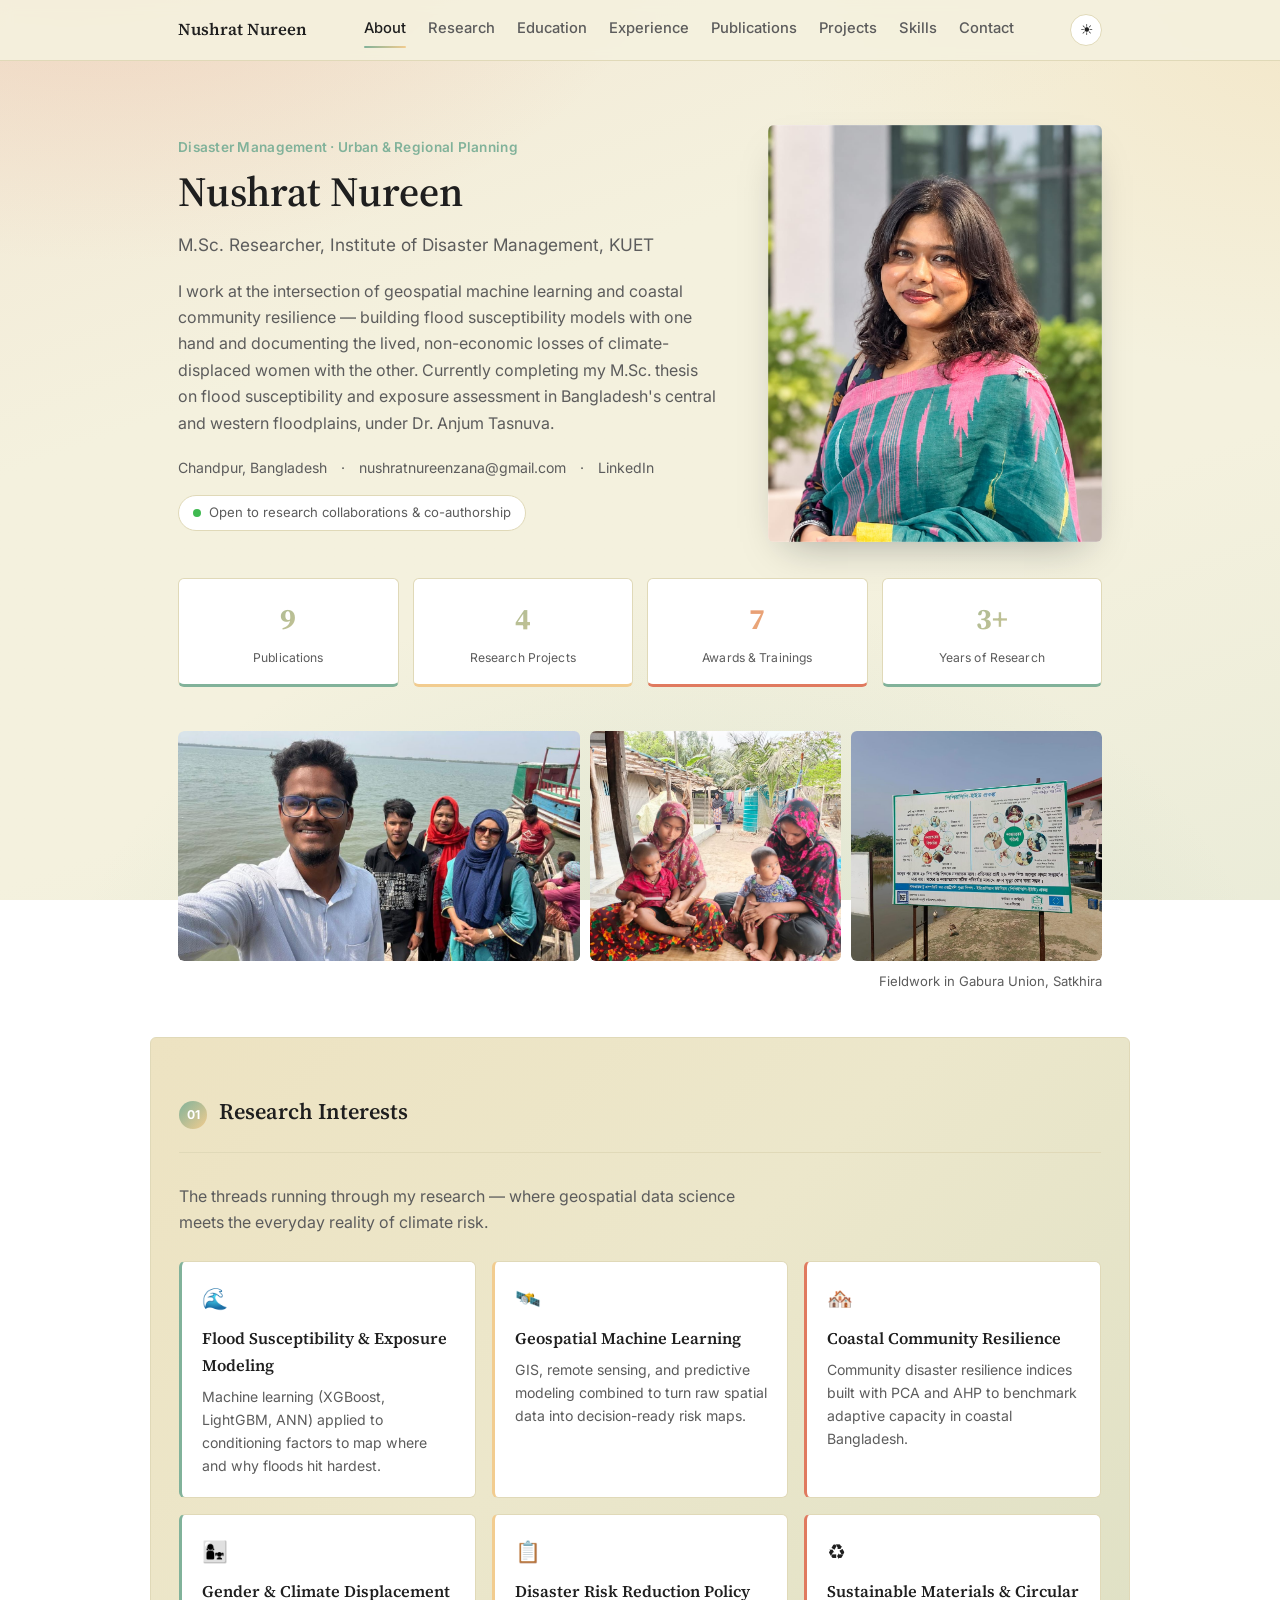
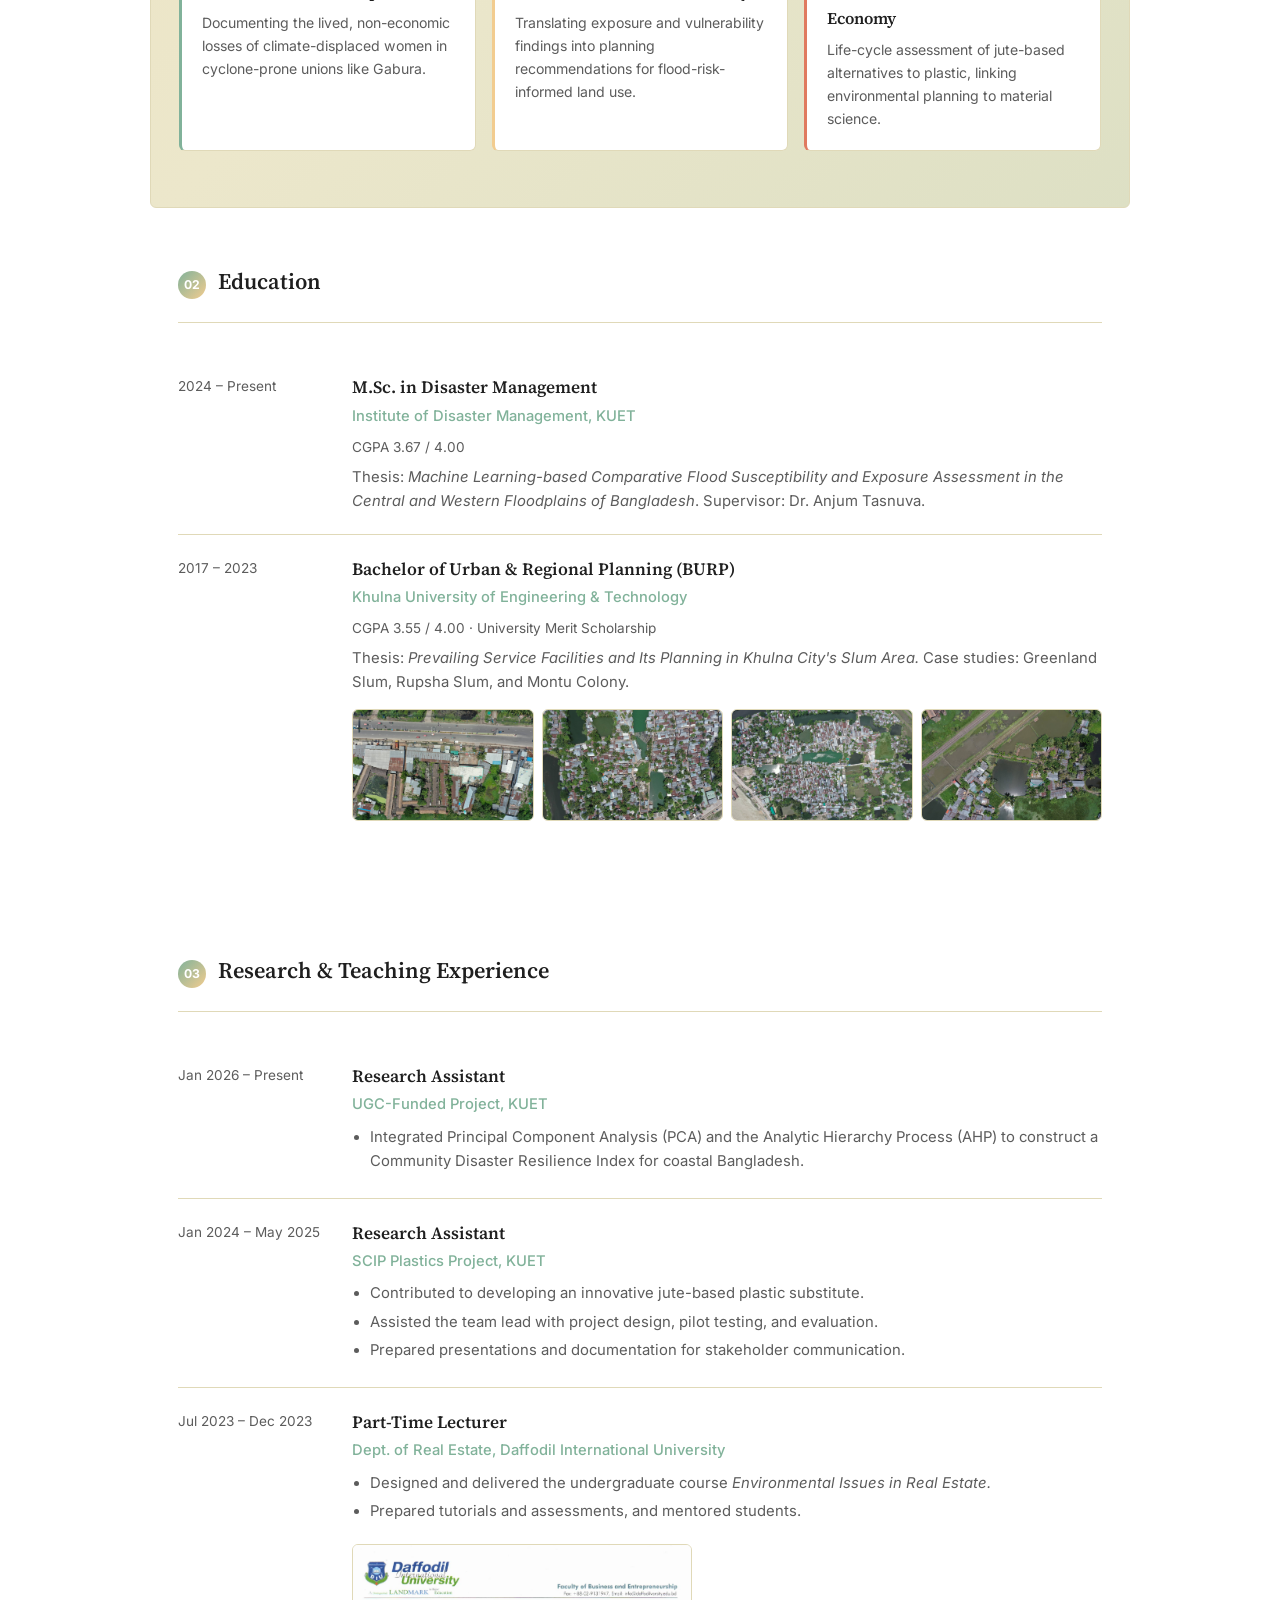
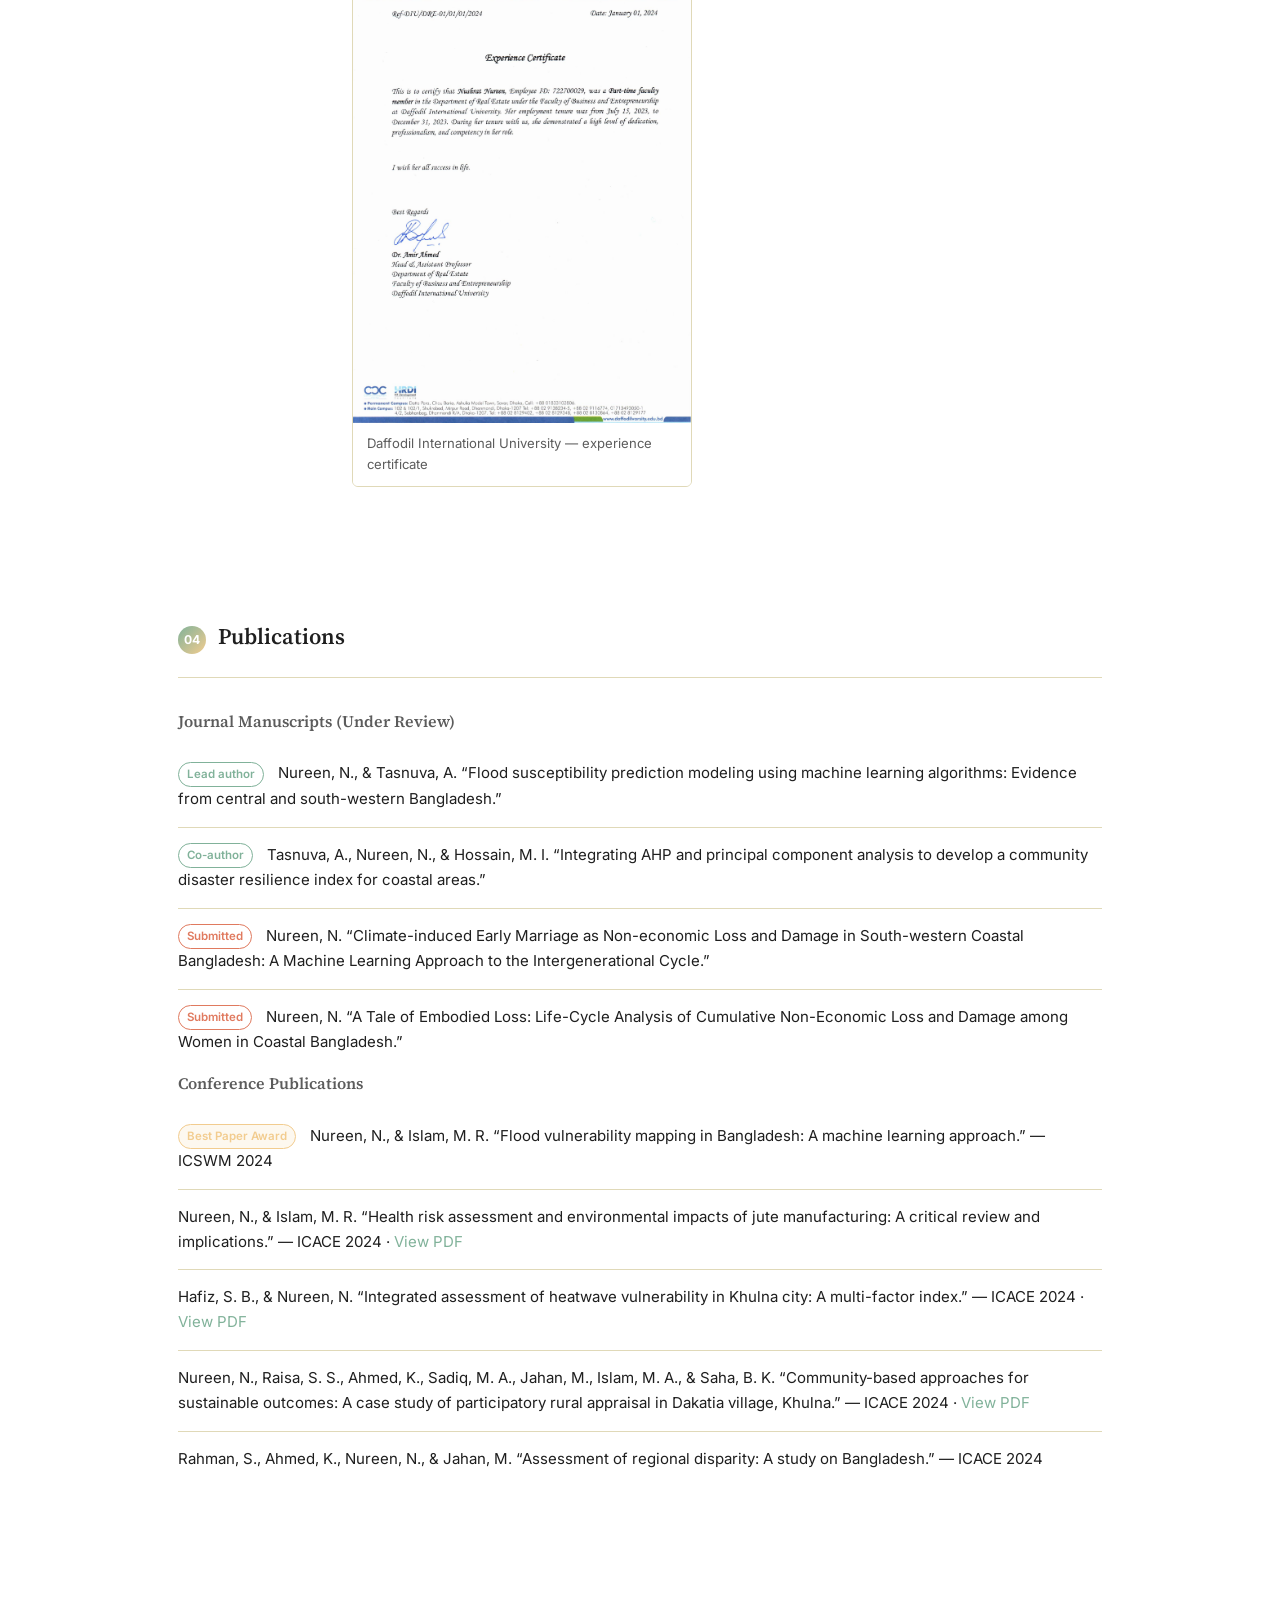
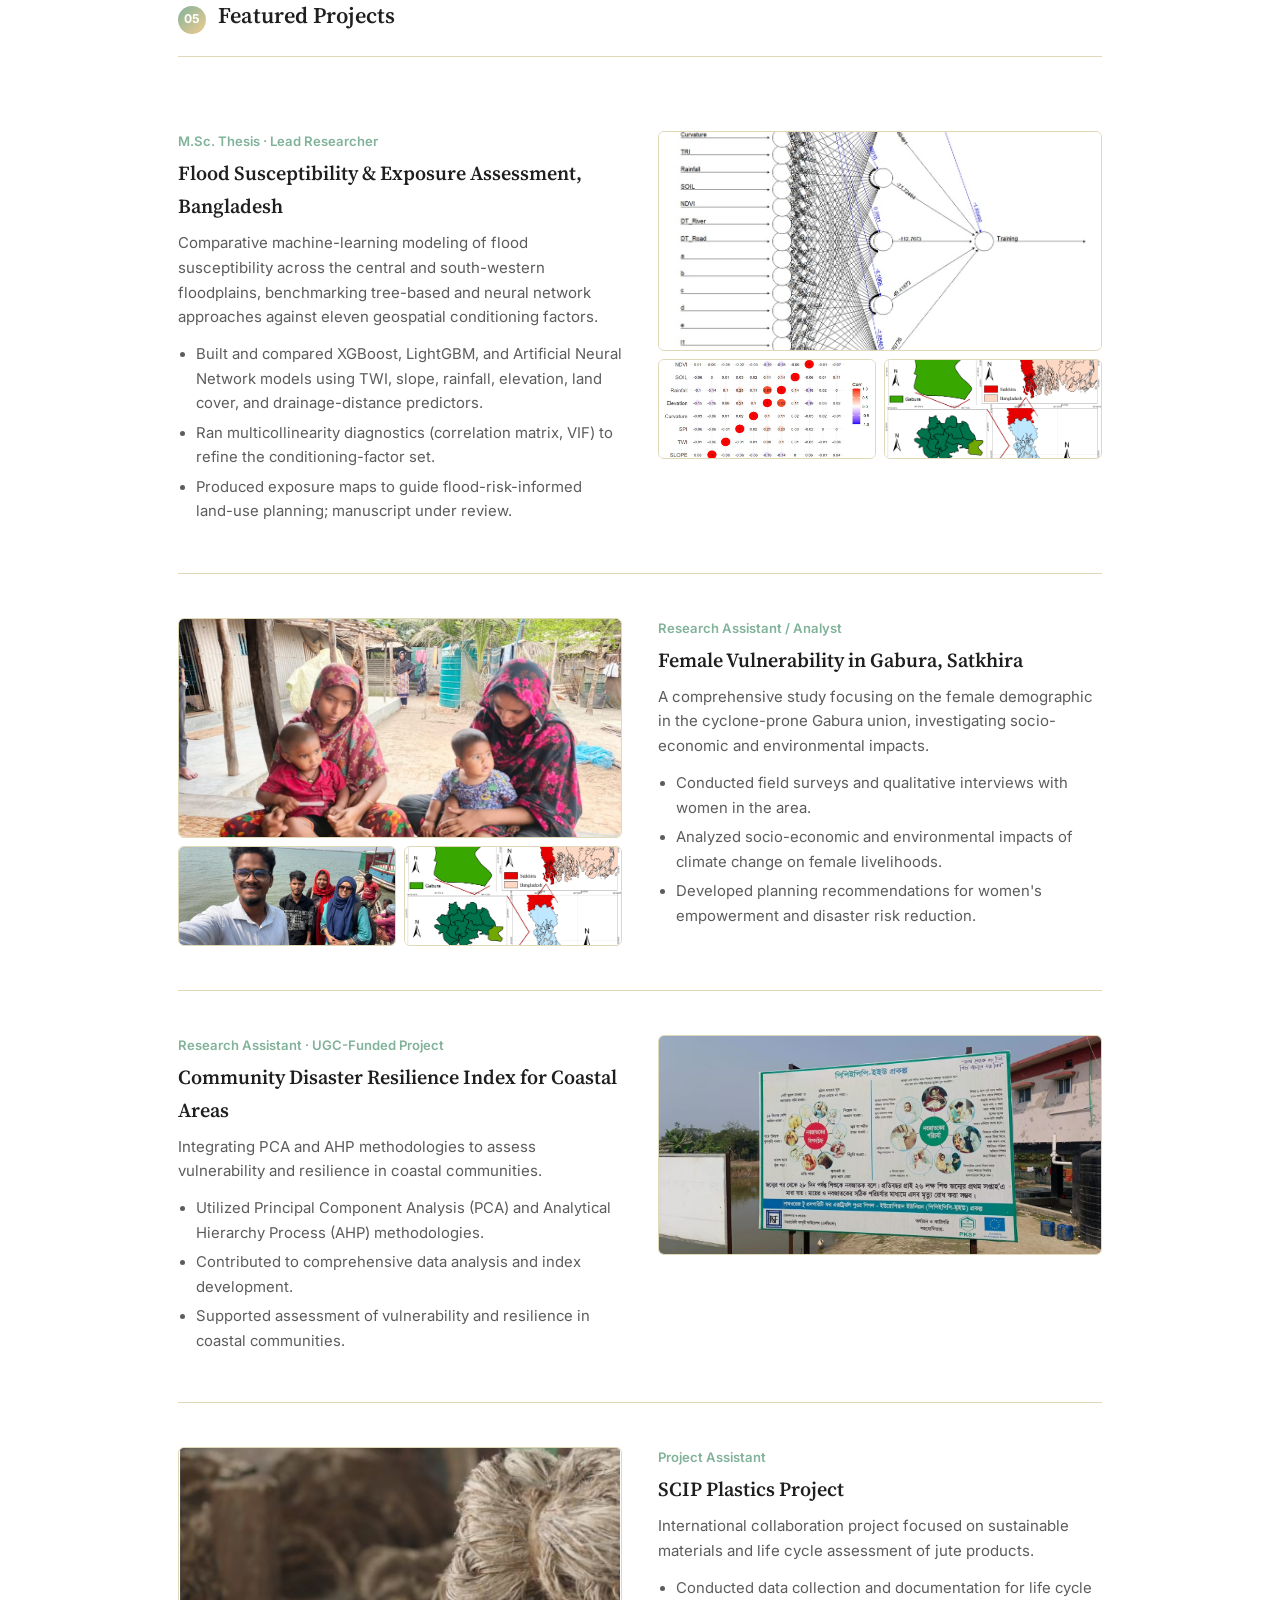
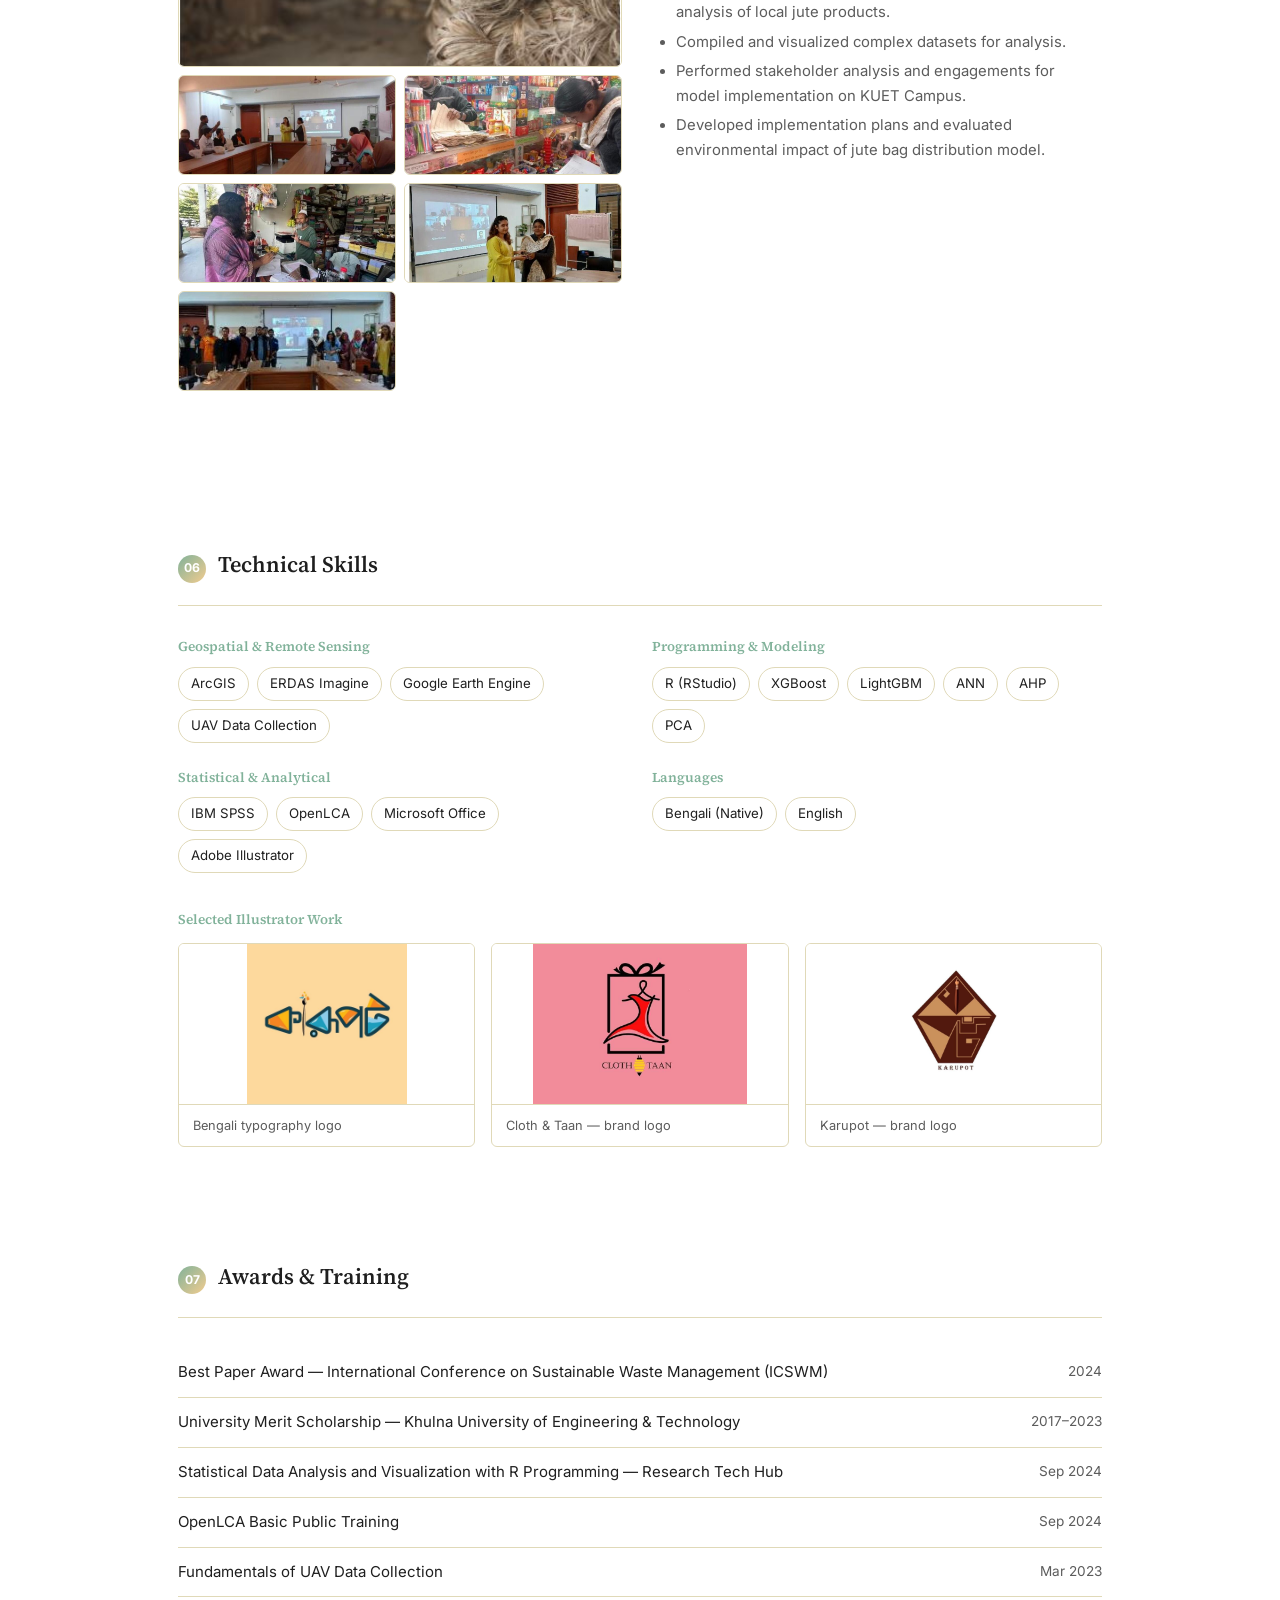
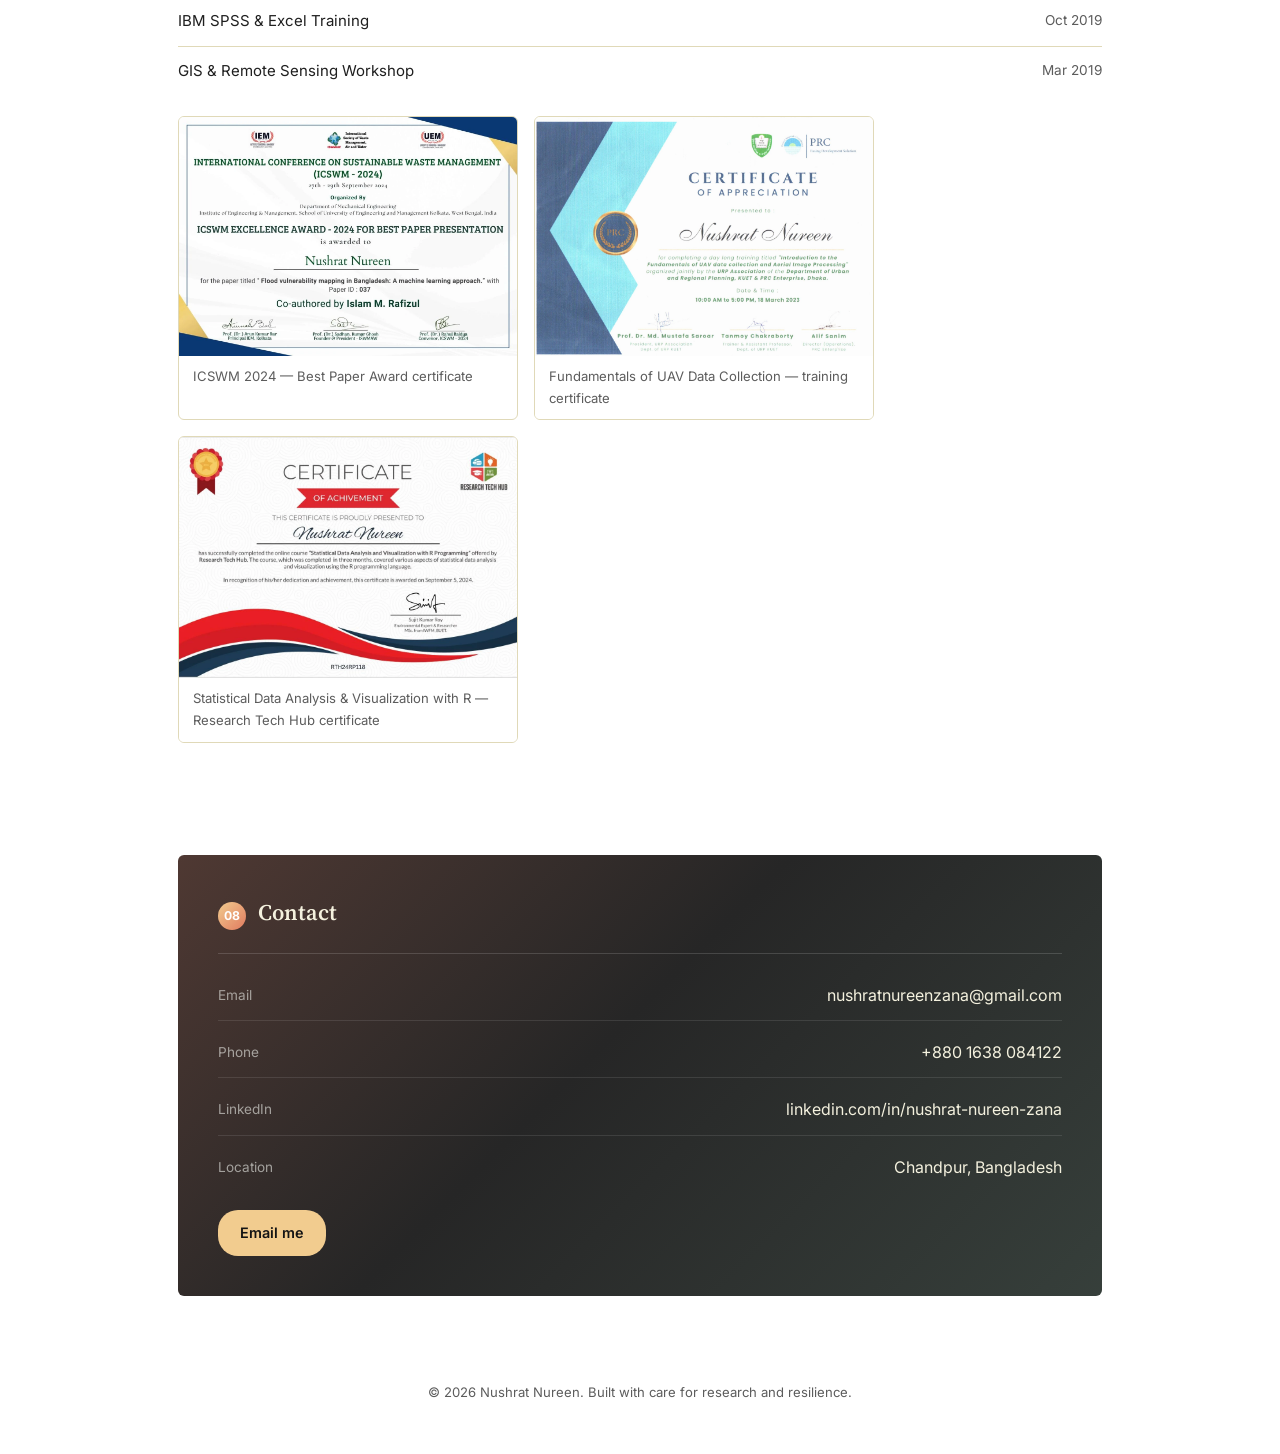
<file: index.html>
<!DOCTYPE html>
<html lang="en">
<head>
<meta charset="UTF-8">
<meta name="viewport" content="width=device-width, initial-scale=1.0">
<title>Nushrat Nureen | Portfolio</title>
<meta name="description" content="Nushrat Nureen — M.Sc. researcher in Disaster Management (KUET), working on geospatial machine learning for flood susceptibility and coastal community resilience in Bangladesh.">
<meta property="og:title" content="Nushrat Nureen | Portfolio">
<meta property="og:description" content="Geospatial machine learning for flood susceptibility &amp; coastal community resilience in Bangladesh.">
<meta property="og:image" content="img/linkedin-thumbnail.jpg">
<meta property="og:type" content="website">
<link rel="icon" href="img/nushrat.jpeg">
<link rel="preconnect" href="https://fonts.googleapis.com">
<link rel="preconnect" href="https://fonts.gstatic.com" crossorigin>
<link href="https://fonts.googleapis.com/css2?family=Source+Serif+4:opsz,wght@8..60,400;8..60,500;8..60,600;8..60,700&family=Inter:wght@400;500;600&display=swap" rel="stylesheet">
<style>
  :root{
    --charcoal:#262626;
    --charcoal-deep:#141414;
    --teal:#81B29A;
    --amber:#F2CC8F;
    --coral:#E07A5F;
    --paper:#F4F1DE;
    --surface:#FFFFFF;
    --surface-alt:#ECE7CB;
    --line:#E0D9B8;
    --ink:#1F1F1F;
    --ink-soft:#5C5C5C;
    --radius:6px;
    --maxw:980px;
  }
  [data-theme="dark"]{
    --charcoal:#1A1A1A;
    --charcoal-deep:#000000;
    --teal:#9FCBB3;
    --amber:#F6D9A8;
    --coral:#E99478;
    --paper:#141414;
    --surface:#1F1F1F;
    --surface-alt:#262626;
    --line:#3A3A3A;
    --ink:#F2F2F2;
    --ink-soft:#B0B0B0;
  }
  *{box-sizing:border-box;}
  html{scroll-behavior:smooth;}
  body{
    margin:0;
    background:
      radial-gradient(1000px 640px at 8% -12%, color-mix(in srgb, var(--coral) 22%, transparent), transparent 58%),
      radial-gradient(900px 620px at 102% 2%, color-mix(in srgb, var(--amber) 26%, transparent), transparent 58%),
      radial-gradient(1000px 760px at 52% 118%, color-mix(in srgb, var(--teal) 20%, transparent), transparent 62%),
      linear-gradient(160deg,
        color-mix(in srgb, var(--coral) 8%, var(--paper)) 0%,
        var(--paper) 35%,
        var(--paper) 65%,
        color-mix(in srgb, var(--teal) 8%, var(--paper)) 100%);
    background-attachment:fixed;
    color:var(--ink);
    font-family:'Inter',system-ui,sans-serif;
    font-size:16px;
    line-height:1.65;
    transition:background-color .3s ease, color .3s ease;
  }

  .scroll-progress{
    position:fixed; top:0; left:0; height:3px; width:0%; z-index:100;
    background:linear-gradient(90deg, var(--teal), var(--amber), var(--coral));
    transition:width .12s ease;
  }

  .back-to-top{
    position:fixed; bottom:24px; right:24px; z-index:90;
    width:44px; height:44px; border-radius:50%; border:none; cursor:pointer;
    background:linear-gradient(135deg, var(--amber), var(--coral)); color:var(--charcoal-deep);
    font-size:18px; display:flex; align-items:center; justify-content:center;
    box-shadow:0 12px 26px -10px rgba(0,0,0,.45);
    opacity:0; transform:translateY(10px); pointer-events:none;
    transition:opacity .25s ease, transform .25s ease;
  }
  .back-to-top.visible{opacity:1; transform:translateY(0); pointer-events:auto;}
  .back-to-top:hover{transform:translateY(-3px);}

  .reveal{opacity:0; transform:translateY(20px); transition:opacity .7s ease, transform .7s ease;}
  .reveal.in-view{opacity:1; transform:translateY(0);}
  @media (prefers-reduced-motion: reduce){
    .reveal{opacity:1 !important; transform:none !important; transition:none !important;}
    .status-pill .dot{animation:none !important;}
  }
  @media print{
    .reveal{opacity:1 !important; transform:none !important;}
    .scroll-progress, .back-to-top, .nav-toggle{display:none !important;}
  }
  h1,h2,h3{
    font-family:'Source Serif 4', Georgia, serif;
    font-weight:600;
    color:var(--ink);
    margin:0 0 .4em;
  }
  a{color:var(--teal); text-decoration:none;}
  a:hover{text-decoration:underline;}
  img{max-width:100%; display:block;}
  .wrap{max-width:var(--maxw); margin:0 auto; padding-left:28px; padding-right:28px;}

  header.site-nav{
    position:sticky; top:0; z-index:50;
    background:rgba(244,241,222,.9);
    backdrop-filter:blur(6px);
    border-bottom:1px solid var(--line);
  }
  [data-theme="dark"] header.site-nav{background:rgba(20,20,20,.88);}
  .nav-inner{
    max-width:var(--maxw); margin:0 auto; padding:14px 28px;
    display:flex; align-items:center; justify-content:space-between;
  }
  .nav-name{font-family:'Source Serif 4',serif; font-weight:600; font-size:1.05rem;}
  .nav-links{display:flex; gap:22px; align-items:center;}
  .nav-links a{color:var(--ink-soft); font-size:.92rem; font-weight:500; position:relative; padding-bottom:3px;}
  .nav-links a:hover{color:var(--teal); text-decoration:none;}
  .nav-links a.active{color:var(--ink);}
  .nav-links a.active::after{
    content:""; position:absolute; left:0; right:0; bottom:-4px; height:2px; border-radius:2px;
    background:linear-gradient(90deg, var(--teal), var(--amber));
  }
  .theme-toggle{
    border:1px solid var(--line); background:var(--surface); color:var(--ink);
    width:32px; height:32px; border-radius:50%; cursor:pointer;
    display:flex; align-items:center; justify-content:center; font-size:15px;
  }
  .nav-toggle{display:none; background:none; border:none; font-size:1.4rem; color:var(--ink); cursor:pointer;}

  .hero{
    max-width:var(--maxw); margin:0 auto; padding:64px 28px 0;
    display:grid; grid-template-columns:1.3fr .8fr; gap:48px; align-items:center;
  }
  .kicker{color:var(--teal); font-weight:600; font-size:.85rem; letter-spacing:.02em; margin-bottom:10px;}
  .hero h1{font-size:2.6rem; line-height:1.1;}
  .hero p.role{color:var(--ink-soft); font-size:1.08rem; margin:8px 0 18px;}
  .hero-meta{display:flex; flex-wrap:wrap; gap:14px; font-size:.88rem; color:var(--ink-soft); margin-top:20px;}
  .hero-meta a{color:var(--ink-soft);}
  .hero-meta a:hover{color:var(--teal);}
  .hero-photo-wrap{
    position:relative; border-radius:var(--radius); overflow:hidden;
    aspect-ratio:4/5; box-shadow:0 18px 40px -18px rgba(12,20,32,.35);
  }
  .hero-photo-wrap img{width:100%; height:100%; object-fit:cover;}
  .hero-photo-wrap::after{
    content:""; position:absolute; inset:0;
    box-shadow:inset 0 0 0 1px rgba(255,255,255,.15);
  }

  .status-pill{
    display:inline-flex; align-items:center; gap:8px;
    background:var(--surface); border:1px solid var(--line);
    padding:6px 14px; border-radius:20px; font-size:.82rem; color:var(--ink-soft);
    margin-top:16px;
  }
  .status-pill .dot{
    width:8px; height:8px; border-radius:50%; background:#3FB950; flex:none;
    animation:pulse-dot 2s infinite;
  }
  @keyframes pulse-dot{
    0%{box-shadow:0 0 0 0 rgba(63,185,80,.55);}
    70%{box-shadow:0 0 0 7px rgba(63,185,80,0);}
    100%{box-shadow:0 0 0 0 rgba(63,185,80,0);}
  }

  .stats-row{
    max-width:var(--maxw); margin:36px auto 0; padding:0 28px;
    display:grid; grid-template-columns:repeat(4, 1fr); gap:14px;
  }
  .stat{
    background:var(--surface); border:1px solid var(--line); border-bottom:3px solid var(--teal);
    border-radius:var(--radius); padding:16px 10px; text-align:center;
    transition:transform .25s ease, box-shadow .25s ease;
  }
  .stat:hover{transform:translateY(-3px); box-shadow:0 14px 28px -16px rgba(12,10,8,.35);}
  .stat:nth-child(2){border-bottom-color:var(--amber);}
  .stat:nth-child(3){border-bottom-color:var(--coral);}
  .stat:nth-child(4){border-bottom-color:var(--teal);}
  .stat-num{
    display:block; font-family:'Source Serif 4',serif; font-weight:700; font-size:1.85rem;
    background:linear-gradient(135deg, var(--teal), var(--amber));
    -webkit-background-clip:text; background-clip:text; color:transparent;
  }
  .stat:nth-child(3) .stat-num{background:linear-gradient(135deg, var(--coral), var(--amber)); -webkit-background-clip:text; background-clip:text;}
  .stat-label{display:block; font-size:.76rem; color:var(--ink-soft); margin-top:4px; letter-spacing:.01em;}

  .field-strip{max-width:var(--maxw); margin:44px auto 0; padding:0 28px;}
  .field-strip-grid{
    display:grid; grid-template-columns:1.6fr 1fr 1fr; gap:10px;
    border-radius:var(--radius); overflow:hidden;
  }
  .field-strip-grid img{width:100%; height:230px; object-fit:cover; transition:transform .5s ease;}
  .field-strip-grid a{display:block; overflow:hidden; border-radius:var(--radius);}
  .field-strip-grid a:hover img{transform:scale(1.04);}
  .field-caption{margin-top:10px; font-size:.82rem; color:var(--ink-soft); text-align:right;}

  .thesis-gallery{
    display:grid; grid-template-columns:repeat(4, 1fr); gap:8px; margin-top:14px;
  }
  .thesis-gallery a{display:block; overflow:hidden; border-radius:var(--radius); border:1px solid var(--line);}
  .thesis-gallery img{width:100%; height:110px; object-fit:cover; transition:transform .5s ease;}
  .thesis-gallery a:hover img{transform:scale(1.06);}

  .interests-section{
    background:linear-gradient(135deg,
      color-mix(in srgb, var(--amber) 16%, var(--surface-alt)) 0%,
      var(--surface-alt) 45%,
      color-mix(in srgb, var(--teal) 14%, var(--surface-alt)) 100%);
    border:1px solid var(--line); border-radius:var(--radius); margin-top:44px;
  }
  .interests-grid{display:grid; grid-template-columns:repeat(3, 1fr); gap:16px;}
  .interest-card{
    background:var(--surface); border:1px solid var(--line); border-left:3px solid var(--amber);
    border-radius:var(--radius); padding:20px;
    transition:transform .25s ease, box-shadow .25s ease, border-color .25s ease;
  }
  .interest-card:hover{
    transform:translateY(-4px) scale(1.01);
    box-shadow:0 16px 32px -18px rgba(12,10,8,.4);
  }
  .interest-card:nth-child(3n+1){border-left-color:var(--teal);}
  .interest-card:nth-child(3n+2){border-left-color:var(--amber);}
  .interest-card:nth-child(3n+3){border-left-color:var(--coral);}
  .interest-card .icon{font-size:1.3rem; margin-bottom:8px; display:block;}
  .interest-card h3{font-size:1.02rem; margin-bottom:6px;}
  .interest-card p{color:var(--ink-soft); font-size:.88rem; margin:0;}

  section{max-width:var(--maxw); margin:0 auto; padding:56px 28px;}
  .section-head{
    display:flex; align-items:baseline; gap:12px;
    border-bottom:1px solid var(--line);
    padding-bottom:12px; margin-bottom:30px;
  }
  .section-head h2{font-size:1.4rem;}
  .section-head .num{
    display:inline-flex; align-items:center; justify-content:center;
    width:28px; height:28px; border-radius:50%; flex:none;
    background:linear-gradient(135deg, var(--teal), var(--amber));
    color:#fff; font-size:.76rem; font-weight:700; font-family:'Inter',sans-serif;
  }
  .contact-box .section-head .num{background:linear-gradient(135deg, var(--amber), var(--coral));}

  p{color:var(--ink);}
  p.lede{color:var(--ink-soft); max-width:56ch;}

  .entry{
    display:grid; grid-template-columns:150px 1fr; gap:24px;
    padding:20px 0; border-bottom:1px solid var(--line);
    transition:background-color .2s ease;
  }
  .entry:hover{background:var(--surface-alt);}
  .entry:last-child{border-bottom:none;}
  .entry-date{color:var(--ink-soft); font-size:.85rem; padding-top:2px;}
  .entry h3{font-size:1.08rem; margin-bottom:2px;}
  .entry .org{color:var(--teal); font-size:.92rem; font-weight:500; margin-bottom:8px;}
  .entry ul{margin:8px 0 0; padding-left:18px; color:var(--ink-soft); font-size:.93rem;}
  .entry ul li{margin-bottom:4px;}
  .entry .meta-line{font-size:.85rem; color:var(--ink-soft); margin-bottom:6px;}

  .pub-group h3.pub-heading{font-size:1rem; color:var(--ink-soft); font-weight:600; margin:28px 0 12px;}
  .pub-group h3.pub-heading:first-child{margin-top:0;}
  .pub-item{padding:15px 0; border-bottom:1px solid var(--line); font-size:.94rem;}
  .pub-item:last-child{border-bottom:none;}
  .pub-tag{
    display:inline-block; border:1px solid var(--teal); color:var(--teal);
    font-size:.72rem; font-weight:600; padding:2px 8px; border-radius:20px;
    margin-right:10px; vertical-align:middle;
  }
  .pub-tag.submitted{border-color:var(--coral); color:var(--coral);}
  .pub-tag.award{border-color:var(--amber); color:var(--amber); background:color-mix(in srgb, var(--amber) 14%, transparent);}
  .pub-item{transition:background-color .2s ease;}
  .pub-item:hover{background:var(--surface-alt);}

  .project{
    display:grid; grid-template-columns:1fr 1fr; gap:36px;
    padding:44px 0; border-bottom:1px solid var(--line); align-items:start;
    transition:transform .25s ease;
  }
  .project:hover .cover{transform:scale(1.015);}
  .project-media .cover{transition:transform .4s ease;}
  .project:nth-child(even) .project-media{order:2;}
  .project:last-child{border-bottom:none;}
  .project-tag{color:var(--teal); font-size:.82rem; font-weight:600; margin-bottom:4px;}
  .project h3{font-size:1.25rem;}
  .project ul{margin:12px 0 0; padding-left:18px; color:var(--ink-soft); font-size:.93rem;}
  .project ul li{margin-bottom:5px;}
  .project-media{display:grid; gap:8px;}
  .project-media .cover{
    width:100%; height:220px; object-fit:cover; border-radius:var(--radius);
    border:1px solid var(--line);
  }
  .project-media .sub-grid{display:grid; grid-template-columns:1fr 1fr; gap:8px;}
  .project-media .sub-grid img{
    width:100%; height:100px; object-fit:cover; border-radius:var(--radius);
    border:1px solid var(--line);
  }

  .skills-grid{display:grid; grid-template-columns:1fr 1fr; gap:24px;}
  .logo-showcase-head{font-size:.85rem; color:var(--teal); font-weight:600; margin:36px 0 12px;}
  .logo-showcase{display:grid; grid-template-columns:repeat(3, 1fr); gap:16px;}
  .logo-card{
    background:var(--surface); border:1px solid var(--line); border-radius:var(--radius);
    overflow:hidden; display:block; transition:transform .25s ease, box-shadow .25s ease;
  }
  .logo-card:hover{transform:translateY(-3px); box-shadow:0 14px 28px -16px rgba(12,10,8,.35);}
  .logo-card img{width:100%; height:160px; object-fit:contain; background:#fff;}
  .logo-card-caption{display:block; padding:10px 14px; font-size:.8rem; color:var(--ink-soft); border-top:1px solid var(--line);}
  .skill-block h3{font-size:.85rem; color:var(--teal); font-weight:600; margin-bottom:8px;}
  .chip-row{display:flex; flex-wrap:wrap; gap:8px;}
  .chip{
    background:var(--surface); border:1px solid var(--line); padding:5px 12px; border-radius:20px;
    font-size:.83rem; color:var(--ink); transition:border-color .2s ease, color .2s ease, transform .2s ease;
  }
  .chip:hover{border-color:var(--amber); color:var(--amber); transform:translateY(-2px);}

  .list-simple{list-style:none; margin:0; padding:0;}
  .list-simple li{
    padding:12px 0; border-bottom:1px solid var(--line);
    display:flex; justify-content:space-between; gap:12px; font-size:.94rem;
  }
  .list-simple li:last-child{border-bottom:none;}
  .list-simple .badge-year{color:var(--ink-soft); font-size:.85rem; white-space:nowrap;}

  .award-certs{display:flex; flex-wrap:wrap; gap:16px; margin-top:20px;}
  .award-cert{
    display:inline-block; max-width:340px;
    border:1px solid var(--line); border-radius:var(--radius); overflow:hidden;
  }
  .award-cert img{width:100%; display:block;}
  .award-cert-caption{display:block; padding:10px 14px; font-size:.82rem; color:var(--ink-soft); background:var(--surface);}

  .contact-box{
    background:linear-gradient(135deg,
      color-mix(in srgb, var(--coral) 22%, var(--charcoal)) 0%,
      var(--charcoal) 45%,
      color-mix(in srgb, var(--teal) 18%, var(--charcoal)) 100%);
    color:#F4F1DE; border-radius:var(--radius); padding:40px;
    display:grid; gap:18px;
  }
  .contact-box h2{color:#F4F1DE;}
  .contact-box .section-head{border-bottom:1px solid rgba(255,255,255,.15); margin-bottom:10px;}
  .contact-row{display:flex; justify-content:space-between; align-items:center; flex-wrap:wrap; gap:6px;
    border-bottom:1px solid rgba(255,255,255,.1); padding-bottom:12px;}
  .contact-row:last-of-type{border-bottom:none;}
  .contact-row .label{color:rgba(237,238,233,.6); font-size:.85rem;}
  .contact-row a{color:#F4F1DE;}
  .btn{
    display:inline-block; background:var(--amber); color:var(--charcoal-deep) !important;
    padding:11px 22px; border-radius:20px; font-size:.9rem; font-weight:600;
    justify-self:start;
  }
  .btn:hover{text-decoration:none; opacity:.9;}

  footer{text-align:center; padding:30px 24px 50px; color:var(--ink-soft); font-size:.82rem;}

  @media (max-width:760px){
    .hero{grid-template-columns:1fr; text-align:left; padding-top:44px;}
    .hero-photo-wrap{aspect-ratio:16/10; max-width:320px;}
    .field-strip-grid{grid-template-columns:1fr 1fr;}
    .field-strip-grid a:first-child{grid-column:1/-1;}
    .thesis-gallery{grid-template-columns:1fr 1fr;}
    .interests-grid{grid-template-columns:1fr;}
    .stats-row{grid-template-columns:1fr 1fr;}
    .entry{grid-template-columns:1fr;}
    .entry-date{order:2;}
    .project, .project:nth-child(even){grid-template-columns:1fr;}
    .project:nth-child(even) .project-media{order:0;}
    .skills-grid{grid-template-columns:1fr;}
    .logo-showcase{grid-template-columns:1fr 1fr;}
    .nav-links{
      position:fixed; top:57px; left:0; right:0; background:var(--paper);
      flex-direction:column; align-items:flex-start; padding:16px 28px;
      border-bottom:1px solid var(--line); display:none; gap:14px;
    }
    .nav-links.open{display:flex;}
    .nav-toggle{display:block;}
  }
</style>
</head>
<body>

<div class="scroll-progress" id="scrollProgress"></div>

<header class="site-nav">
  <div class="nav-inner">
    <span class="nav-name">Nushrat Nureen</span>
    <nav class="nav-links" id="navLinks">
      <a href="#about">About</a>
      <a href="#interests">Research</a>
      <a href="#education">Education</a>
      <a href="#experience">Experience</a>
      <a href="#publications">Publications</a>
      <a href="#projects">Projects</a>
      <a href="#skills">Skills</a>
      <a href="#contact">Contact</a>
    </nav>
    <div style="display:flex; gap:10px; align-items:center;">
      <button class="theme-toggle" id="themeToggle" aria-label="Toggle dark mode">☀</button>
      <button class="nav-toggle" id="navToggle" aria-label="Toggle menu">☰</button>
    </div>
  </div>
</header>

<div class="hero" id="about">
  <div>
    <div class="kicker">Disaster Management · Urban &amp; Regional Planning</div>
    <h1>Nushrat Nureen</h1>
    <p class="role">M.Sc. Researcher, Institute of Disaster Management, KUET</p>
    <p class="lede">
      I work at the intersection of geospatial machine learning and coastal community resilience —
      building flood susceptibility models with one hand and documenting the lived, non-economic
      losses of climate-displaced women with the other. Currently completing my M.Sc. thesis on
      flood susceptibility and exposure assessment in Bangladesh's central and western floodplains,
      under Dr. Anjum Tasnuva.
    </p>
    <div class="hero-meta">
      <span>Chandpur, Bangladesh</span>
      <span>&middot;</span>
      <a href="mailto:nushratnureenzana@gmail.com">nushratnureenzana@gmail.com</a>
      <span>&middot;</span>
      <a href="https://www.linkedin.com/in/nushrat-nureen-zana-0066b7171/" target="_blank" rel="noopener">LinkedIn</a>
    </div>
    <div class="status-pill"><span class="dot"></span> Open to research collaborations &amp; co-authorship</div>
  </div>
  <div class="hero-photo-wrap">
    <img src="img/nushrat.jpeg" alt="Nushrat Nureen">
  </div>
</div>

<div class="stats-row reveal">
  <div class="stat">
    <span class="stat-num">9</span>
    <span class="stat-label">Publications</span>
  </div>
  <div class="stat">
    <span class="stat-num">4</span>
    <span class="stat-label">Research Projects</span>
  </div>
  <div class="stat">
    <span class="stat-num">7</span>
    <span class="stat-label">Awards &amp; Trainings</span>
  </div>
  <div class="stat">
    <span class="stat-num">3+</span>
    <span class="stat-label">Years of Research</span>
  </div>
</div>

<div class="field-strip reveal">
  <div class="field-strip-grid">
    <a href="img/field-team.jpeg" target="_blank"><img src="img/field-team.jpeg" alt="Field team in Gabura, Satkhira"></a>
    <a href="img/field-interview.jpeg" target="_blank"><img src="img/field-interview.jpeg" alt="Interviewing women in coastal Gabura"></a>
    <a href="img/health-signage.jpeg" target="_blank"><img src="img/health-signage.jpeg" alt="Community health signage, Shyamnagar"></a>
  </div>
  <p class="field-caption">Fieldwork in Gabura Union, Satkhira</p>
</div>

<section id="interests" class="interests-section reveal">
  <div class="section-head"><span class="num">01</span><h2>Research Interests</h2></div>
  <p class="lede" style="margin-bottom:26px;">The threads running through my research — where geospatial data science meets the everyday reality of climate risk.</p>
  <div class="interests-grid">
    <div class="interest-card">
      <span class="icon">🌊</span>
      <h3>Flood Susceptibility &amp; Exposure Modeling</h3>
      <p>Machine learning (XGBoost, LightGBM, ANN) applied to conditioning factors to map where and why floods hit hardest.</p>
    </div>
    <div class="interest-card">
      <span class="icon">🛰️</span>
      <h3>Geospatial Machine Learning</h3>
      <p>GIS, remote sensing, and predictive modeling combined to turn raw spatial data into decision-ready risk maps.</p>
    </div>
    <div class="interest-card">
      <span class="icon">🏘️</span>
      <h3>Coastal Community Resilience</h3>
      <p>Community disaster resilience indices built with PCA and AHP to benchmark adaptive capacity in coastal Bangladesh.</p>
    </div>
    <div class="interest-card">
      <span class="icon">👩‍👧</span>
      <h3>Gender &amp; Climate Displacement</h3>
      <p>Documenting the lived, non-economic losses of climate-displaced women in cyclone-prone unions like Gabura.</p>
    </div>
    <div class="interest-card">
      <span class="icon">📋</span>
      <h3>Disaster Risk Reduction Policy</h3>
      <p>Translating exposure and vulnerability findings into planning recommendations for flood-risk-informed land use.</p>
    </div>
    <div class="interest-card">
      <span class="icon">♻️</span>
      <h3>Sustainable Materials &amp; Circular Economy</h3>
      <p>Life-cycle assessment of jute-based alternatives to plastic, linking environmental planning to material science.</p>
    </div>
  </div>
</section>

<section id="education" class="reveal">
  <div class="section-head"><span class="num">02</span><h2>Education</h2></div>

  <div class="entry">
    <div class="entry-date">2024 – Present</div>
    <div>
      <h3>M.Sc. in Disaster Management</h3>
      <div class="org">Institute of Disaster Management, KUET</div>
      <div class="meta-line">CGPA 3.67 / 4.00</div>
      <p style="margin:0; color:var(--ink-soft); font-size:.93rem;">
        Thesis: <em>Machine Learning-based Comparative Flood Susceptibility and Exposure Assessment in the
        Central and Western Floodplains of Bangladesh</em>.
        Supervisor: Dr. Anjum Tasnuva.
      </p>
    </div>
  </div>

  <div class="entry">
    <div class="entry-date">2017 – 2023</div>
    <div>
      <h3>Bachelor of Urban &amp; Regional Planning (BURP)</h3>
      <div class="org">Khulna University of Engineering &amp; Technology</div>
      <div class="meta-line">CGPA 3.55 / 4.00 &middot; University Merit Scholarship</div>
      <p style="margin:0; color:var(--ink-soft); font-size:.93rem;">
        Thesis: <em>Prevailing Service Facilities and Its Planning in Khulna City's Slum Area.</em>
        Case studies: Greenland Slum, Rupsha Slum, and Montu Colony.
      </p>
      <div class="thesis-gallery">
        <a href="img/khulna-slum-aerial-1.jpg" target="_blank"><img src="img/khulna-slum-aerial-1.jpg" alt="Aerial view of a Khulna slum settlement along the highway"></a>
        <a href="img/khulna-slum-aerial-2.jpg" target="_blank"><img src="img/khulna-slum-aerial-2.jpg" alt="Aerial view of dense slum housing and ponds in Khulna"></a>
        <a href="img/khulna-slum-aerial-3.jpg" target="_blank"><img src="img/khulna-slum-aerial-3.jpg" alt="Aerial view of slum housing bordering the river in Khulna"></a>
        <a href="img/khulna-slum-aerial-4.jpg" target="_blank"><img src="img/khulna-slum-aerial-4.jpg" alt="Aerial view of slum housing near the railway and ponds in Khulna"></a>
      </div>
    </div>
  </div>
</section>

<section id="experience" class="reveal">
  <div class="section-head"><span class="num">03</span><h2>Research &amp; Teaching Experience</h2></div>

  <div class="entry">
    <div class="entry-date">Jan 2026 – Present</div>
    <div>
      <h3>Research Assistant</h3>
      <div class="org">UGC-Funded Project, KUET</div>
      <ul>
        <li>Integrated Principal Component Analysis (PCA) and the Analytic Hierarchy Process (AHP) to
          construct a Community Disaster Resilience Index for coastal Bangladesh.</li>
      </ul>
    </div>
  </div>

  <div class="entry">
    <div class="entry-date">Jan 2024 – May 2025</div>
    <div>
      <h3>Research Assistant</h3>
      <div class="org">SCIP Plastics Project, KUET</div>
      <ul>
        <li>Contributed to developing an innovative jute-based plastic substitute.</li>
        <li>Assisted the team lead with project design, pilot testing, and evaluation.</li>
        <li>Prepared presentations and documentation for stakeholder communication.</li>
      </ul>
    </div>
  </div>

  <div class="entry">
    <div class="entry-date">Jul 2023 – Dec 2023</div>
    <div>
      <h3>Part-Time Lecturer</h3>
      <div class="org">Dept. of Real Estate, Daffodil International University</div>
      <ul>
        <li>Designed and delivered the undergraduate course <em>Environmental Issues in Real Estate.</em></li>
        <li>Prepared tutorials and assessments, and mentored students.</li>
      </ul>
      <div class="award-certs">
        <a class="award-cert" href="img/diu-experience-certificate.jpg" target="_blank">
          <img src="img/diu-experience-certificate.jpg" alt="Experience Certificate from Daffodil International University confirming Nushrat Nureen's part-time faculty role in the Department of Real Estate, July-December 2023">
          <span class="award-cert-caption">Daffodil International University &mdash; experience certificate</span>
        </a>
      </div>
    </div>
  </div>
</section>

<section id="publications" class="reveal">
  <div class="section-head"><span class="num">04</span><h2>Publications</h2></div>

  <div class="pub-group">
    <h3 class="pub-heading">Journal Manuscripts (Under Review)</h3>

    <div class="pub-item">
      <span class="pub-tag">Lead author</span>
      Nureen, N., &amp; Tasnuva, A. &ldquo;Flood susceptibility prediction modeling using machine learning
      algorithms: Evidence from central and south-western Bangladesh.&rdquo;
    </div>
    <div class="pub-item">
      <span class="pub-tag">Co-author</span>
      Tasnuva, A., Nureen, N., &amp; Hossain, M. I. &ldquo;Integrating AHP and principal component analysis
      to develop a community disaster resilience index for coastal areas.&rdquo;
    </div>
    <div class="pub-item">
      <span class="pub-tag submitted">Submitted</span>
      Nureen, N. &ldquo;Climate-induced Early Marriage as Non-economic Loss and Damage in South-western
      Coastal Bangladesh: A Machine Learning Approach to the Intergenerational Cycle.&rdquo;
    </div>
    <div class="pub-item">
      <span class="pub-tag submitted">Submitted</span>
      Nureen, N. &ldquo;A Tale of Embodied Loss: Life-Cycle Analysis of Cumulative Non-Economic Loss and
      Damage among Women in Coastal Bangladesh.&rdquo;
    </div>
  </div>

  <div class="pub-group">
    <h3 class="pub-heading">Conference Publications</h3>

    <div class="pub-item">
      <span class="pub-tag award">Best Paper Award</span>
      Nureen, N., &amp; Islam, M. R. &ldquo;Flood vulnerability mapping in Bangladesh: A machine learning
      approach.&rdquo; &mdash; ICSWM 2024
    </div>
    <div class="pub-item">
      Nureen, N., &amp; Islam, M. R. &ldquo;Health risk assessment and environmental impacts of jute
      manufacturing: A critical review and implications.&rdquo; &mdash; ICACE 2024
      &middot; <a href="papers/health-risk-jute-manufacturing-icace2024.pdf" target="_blank" rel="noopener">View PDF</a>
    </div>
    <div class="pub-item">
      Hafiz, S. B., &amp; Nureen, N. &ldquo;Integrated assessment of heatwave vulnerability in Khulna city:
      A multi-factor index.&rdquo; &mdash; ICACE 2024
      &middot; <a href="papers/heatwave-vulnerability-khulna-icace2024.pdf" target="_blank" rel="noopener">View PDF</a>
    </div>
    <div class="pub-item">
      Nureen, N., Raisa, S. S., Ahmed, K., Sadiq, M. A., Jahan, M., Islam, M. A., &amp; Saha, B. K.
      &ldquo;Community-based approaches for sustainable outcomes: A case study of participatory rural
      appraisal in Dakatia village, Khulna.&rdquo; &mdash; ICACE 2024
      &middot; <a href="papers/participatory-rural-appraisal-dakatia-icace2024.pdf" target="_blank" rel="noopener">View PDF</a>
    </div>
    <div class="pub-item">
      Rahman, S., Ahmed, K., Nureen, N., &amp; Jahan, M. &ldquo;Assessment of regional disparity: A study on
      Bangladesh.&rdquo; &mdash; ICACE 2024
    </div>
  </div>
</section>

<section id="projects" class="reveal">
  <div class="section-head"><span class="num">05</span><h2>Featured Projects</h2></div>

  <div class="project">
    <div class="project-media">
      <img class="cover" src="img/ann-model.jpeg" alt="Artificial neural network architecture for flood susceptibility modeling">
      <div class="sub-grid">
        <img src="img/correlation-matrix.jpeg" alt="Correlation matrix of flood conditioning factors">
        <img src="img/gabura-map.jpg" alt="Study area map, central and south-western Bangladesh floodplains">
      </div>
    </div>
    <div>
      <div class="project-tag">M.Sc. Thesis · Lead Researcher</div>
      <h3>Flood Susceptibility &amp; Exposure Assessment, Bangladesh</h3>
      <p style="color:var(--ink-soft); font-size:.94rem; margin:6px 0 0;">
        Comparative machine-learning modeling of flood susceptibility across the central and
        south-western floodplains, benchmarking tree-based and neural network approaches against
        eleven geospatial conditioning factors.
      </p>
      <ul>
        <li>Built and compared XGBoost, LightGBM, and Artificial Neural Network models using TWI, slope,
          rainfall, elevation, land cover, and drainage-distance predictors.</li>
        <li>Ran multicollinearity diagnostics (correlation matrix, VIF) to refine the conditioning-factor set.</li>
        <li>Produced exposure maps to guide flood-risk-informed land-use planning; manuscript under review.</li>
      </ul>
    </div>
  </div>

  <div class="project">
    <div class="project-media">
      <img class="cover" src="img/field-interview.jpeg" alt="Interviewing women in coastal Gabura">
      <div class="sub-grid">
        <img src="img/field-team.jpeg" alt="Field team, Gabura">
        <img src="img/gabura-map.jpg" alt="Study area map, Gabura union">
      </div>
    </div>
    <div>
      <div class="project-tag">Research Assistant / Analyst</div>
      <h3>Female Vulnerability in Gabura, Satkhira</h3>
      <p style="color:var(--ink-soft); font-size:.94rem; margin:6px 0 0;">
        A comprehensive study focusing on the female demographic in the cyclone-prone Gabura union,
        investigating socio-economic and environmental impacts.
      </p>
      <ul>
        <li>Conducted field surveys and qualitative interviews with women in the area.</li>
        <li>Analyzed socio-economic and environmental impacts of climate change on female livelihoods.</li>
        <li>Developed planning recommendations for women's empowerment and disaster risk reduction.</li>
      </ul>
    </div>
  </div>

  <div class="project">
    <div>
      <div class="project-tag">Research Assistant · UGC-Funded Project</div>
      <h3>Community Disaster Resilience Index for Coastal Areas</h3>
      <p style="color:var(--ink-soft); font-size:.94rem; margin:6px 0 0;">
        Integrating PCA and AHP methodologies to assess vulnerability and resilience in coastal communities.
      </p>
      <ul>
        <li>Utilized Principal Component Analysis (PCA) and Analytical Hierarchy Process (AHP) methodologies.</li>
        <li>Contributed to comprehensive data analysis and index development.</li>
        <li>Supported assessment of vulnerability and resilience in coastal communities.</li>
      </ul>
    </div>
    <div class="project-media">
      <img class="cover" src="img/health-signage.jpeg" alt="Community resilience signage, coastal Bangladesh">
    </div>
  </div>

  <div class="project">
    <div class="project-media">
      <img class="cover" src="img/jute-processing.jpg" alt="Jute fiber processing">
      <div class="sub-grid">
        <img src="img/scip-closing-ceremony-1.jpg" alt="SCIP Plastics closing ceremony presentation, captured by Nushrat Nureen">
        <img src="img/scip-bag-provision-1.jpg" alt="Provision of jute bags to a shopkeeper, captured by Nushrat Nureen">
        <img src="img/scip-bag-provision-2.jpg" alt="Provision of jute bags at a campus shop, captured by Nushrat Nureen">
        <img src="img/scip-closing-ceremony-2.jpg" alt="SCIP Plastics closing ceremony handover, captured by Nushrat Nureen">
        <img src="img/scip-closing-ceremony-3.jpg" alt="SCIP Plastics closing ceremony group photo, captured by Nushrat Nureen">
      </div>
    </div>
    <div>
      <div class="project-tag">Project Assistant</div>
      <h3>SCIP Plastics Project</h3>
      <p style="color:var(--ink-soft); font-size:.94rem; margin:6px 0 0;">
        International collaboration project focused on sustainable materials and life cycle assessment
        of jute products.
      </p>
      <ul>
        <li>Conducted data collection and documentation for life cycle analysis of local jute products.</li>
        <li>Compiled and visualized complex datasets for analysis.</li>
        <li>Performed stakeholder analysis and engagements for model implementation on KUET Campus.</li>
        <li>Developed implementation plans and evaluated environmental impact of jute bag distribution model.</li>
      </ul>
    </div>
  </div>
</section>

<section id="skills" class="reveal">
  <div class="section-head"><span class="num">06</span><h2>Technical Skills</h2></div>
  <div class="skills-grid">
    <div class="skill-block">
      <h3>Geospatial &amp; Remote Sensing</h3>
      <div class="chip-row">
        <span class="chip">ArcGIS</span>
        <span class="chip">ERDAS Imagine</span>
        <span class="chip">Google Earth Engine</span>
        <span class="chip">UAV Data Collection</span>
      </div>
    </div>
    <div class="skill-block">
      <h3>Programming &amp; Modeling</h3>
      <div class="chip-row">
        <span class="chip">R (RStudio)</span>
        <span class="chip">XGBoost</span>
        <span class="chip">LightGBM</span>
        <span class="chip">ANN</span>
        <span class="chip">AHP</span>
        <span class="chip">PCA</span>
      </div>
    </div>
    <div class="skill-block">
      <h3>Statistical &amp; Analytical</h3>
      <div class="chip-row">
        <span class="chip">IBM SPSS</span>
        <span class="chip">OpenLCA</span>
        <span class="chip">Microsoft Office</span>
        <span class="chip">Adobe Illustrator</span>
      </div>
    </div>
    <div class="skill-block">
      <h3>Languages</h3>
      <div class="chip-row">
        <span class="chip">Bengali (Native)</span>
        <span class="chip">English</span>
      </div>
    </div>
  </div>

  <h3 class="logo-showcase-head">Selected Illustrator Work</h3>
  <div class="logo-showcase">
    <a class="logo-card" href="img/logo-design-bengali-typography.png" target="_blank">
      <img src="img/logo-design-bengali-typography.png" alt="Bengali typographic calligram logo design">
      <span class="logo-card-caption">Bengali typography logo</span>
    </a>
    <a class="logo-card" href="img/logo-design-cloth-taan.png" target="_blank">
      <img src="img/logo-design-cloth-taan.png" alt="Cloth & Taan fashion brand logo design">
      <span class="logo-card-caption">Cloth &amp; Taan &mdash; brand logo</span>
    </a>
    <a class="logo-card" href="img/logo-design-karupot.png" target="_blank">
      <img src="img/logo-design-karupot.png" alt="Karupot brand logo design">
      <span class="logo-card-caption">Karupot &mdash; brand logo</span>
    </a>
  </div>
</section>

<section id="awards" class="reveal">
  <div class="section-head"><span class="num">07</span><h2>Awards &amp; Training</h2></div>
  <ul class="list-simple">
    <li><span>Best Paper Award &mdash; International Conference on Sustainable Waste Management (ICSWM)</span><span class="badge-year">2024</span></li>
    <li><span>University Merit Scholarship &mdash; Khulna University of Engineering &amp; Technology</span><span class="badge-year">2017–2023</span></li>
    <li><span>Statistical Data Analysis and Visualization with R Programming &mdash; Research Tech Hub</span><span class="badge-year">Sep 2024</span></li>
    <li><span>OpenLCA Basic Public Training</span><span class="badge-year">Sep 2024</span></li>
    <li><span>Fundamentals of UAV Data Collection</span><span class="badge-year">Mar 2023</span></li>
    <li><span>IBM SPSS &amp; Excel Training</span><span class="badge-year">Oct 2019</span></li>
    <li><span>GIS &amp; Remote Sensing Workshop</span><span class="badge-year">Mar 2019</span></li>
  </ul>
  <div class="award-certs">
    <a class="award-cert" href="img/icswm-2024-best-paper-certificate.webp" target="_blank">
      <img src="img/icswm-2024-best-paper-certificate.webp" alt="ICSWM 2024 Excellence Award certificate for Best Paper Presentation, awarded to Nushrat Nureen">
      <span class="award-cert-caption">ICSWM 2024 &mdash; Best Paper Award certificate</span>
    </a>
    <a class="award-cert" href="img/uav-training-certificate.jpg" target="_blank">
      <img src="img/uav-training-certificate.jpg" alt="Certificate of Appreciation for completing Fundamentals of UAV Data Collection and Aerial Image Processing training, awarded to Nushrat Nureen">
      <span class="award-cert-caption">Fundamentals of UAV Data Collection &mdash; training certificate</span>
    </a>
    <a class="award-cert" href="img/r-programming-certificate.webp" target="_blank">
      <img src="img/r-programming-certificate.webp" alt="Certificate of Achievement from Research Tech Hub for completing Statistical Data Analysis and Visualization with R Programming, awarded to Nushrat Nureen">
      <span class="award-cert-caption">Statistical Data Analysis &amp; Visualization with R &mdash; Research Tech Hub certificate</span>
    </a>
  </div>
</section>

<section id="contact" class="reveal">
  <div class="contact-box">
    <div class="section-head"><span class="num">08</span><h2>Contact</h2></div>
    <div class="contact-row">
      <span class="label">Email</span>
      <a href="mailto:nushratnureenzana@gmail.com">nushratnureenzana@gmail.com</a>
    </div>
    <div class="contact-row">
      <span class="label">Phone</span>
      <span>+880 1638 084122</span>
    </div>
    <div class="contact-row">
      <span class="label">LinkedIn</span>
      <a href="https://www.linkedin.com/in/nushrat-nureen-zana-0066b7171/" target="_blank" rel="noopener">linkedin.com/in/nushrat-nureen-zana</a>
    </div>
    <div class="contact-row">
      <span class="label">Location</span>
      <span>Chandpur, Bangladesh</span>
    </div>
    <a class="btn" href="mailto:nushratnureenzana@gmail.com">Email me</a>
  </div>
</section>

<footer>
  &copy; 2026 Nushrat Nureen. Built with care for research and resilience.
</footer>

<button class="back-to-top" id="backToTop" aria-label="Back to top">&uarr;</button>

<script>
  const themeToggle = document.getElementById('themeToggle');
  const root = document.documentElement;
  const saved = localStorage.getItem('portfolio-theme');
  if(saved === 'dark'){ root.setAttribute('data-theme','dark'); themeToggle.textContent = '☾'; }
  themeToggle.addEventListener('click', () => {
    const isDark = root.getAttribute('data-theme') === 'dark';
    if(isDark){ root.removeAttribute('data-theme'); themeToggle.textContent = '☀'; localStorage.setItem('portfolio-theme','light'); }
    else{ root.setAttribute('data-theme','dark'); themeToggle.textContent = '☾'; localStorage.setItem('portfolio-theme','dark'); }
  });

  const navToggle = document.getElementById('navToggle');
  const navLinks = document.getElementById('navLinks');
  navToggle.addEventListener('click', () => navLinks.classList.toggle('open'));
  navLinks.querySelectorAll('a').forEach(a => a.addEventListener('click', () => navLinks.classList.remove('open')));

  // Scroll progress bar + back-to-top button
  const scrollProgress = document.getElementById('scrollProgress');
  const backToTop = document.getElementById('backToTop');
  function onScroll(){
    const scrollTop = window.scrollY;
    const docHeight = document.documentElement.scrollHeight - window.innerHeight;
    const pct = docHeight > 0 ? (scrollTop / docHeight) * 100 : 0;
    scrollProgress.style.width = pct + '%';
    backToTop.classList.toggle('visible', scrollTop > 600);
  }
  window.addEventListener('scroll', onScroll, { passive: true });
  onScroll();
  backToTop.addEventListener('click', () => window.scrollTo({ top: 0, behavior: 'smooth' }));

  // Reveal-on-scroll animation
  const revealEls = document.querySelectorAll('.reveal');
  if('IntersectionObserver' in window){
    const revealObserver = new IntersectionObserver((entries) => {
      entries.forEach(entry => {
        if(entry.isIntersecting){
          entry.target.classList.add('in-view');
          revealObserver.unobserve(entry.target);
        }
      });
    }, { threshold: 0.12, rootMargin: '0px 0px -40px 0px' });
    revealEls.forEach(el => revealObserver.observe(el));
    // Safety net: never leave content permanently hidden (slow devices, print, odd viewports)
    setTimeout(() => revealEls.forEach(el => el.classList.add('in-view')), 2500);
  } else {
    revealEls.forEach(el => el.classList.add('in-view'));
  }

  // Scrollspy: highlight the active nav link as sections pass
  const navAnchors = Array.from(navLinks.querySelectorAll('a[href^="#"]'));
  const spySections = navAnchors
    .map(a => document.getElementById(a.getAttribute('href').slice(1)))
    .filter(Boolean);
  if('IntersectionObserver' in window && spySections.length){
    const spyObserver = new IntersectionObserver((entries) => {
      entries.forEach(entry => {
        if(entry.isIntersecting){
          const id = entry.target.getAttribute('id');
          navAnchors.forEach(a => a.classList.toggle('active', a.getAttribute('href') === '#' + id));
        }
      });
    }, { rootMargin: '-45% 0px -50% 0px', threshold: 0 });
    spySections.forEach(sec => spyObserver.observe(sec));
  }
</script>

</body>
</html>
</file>
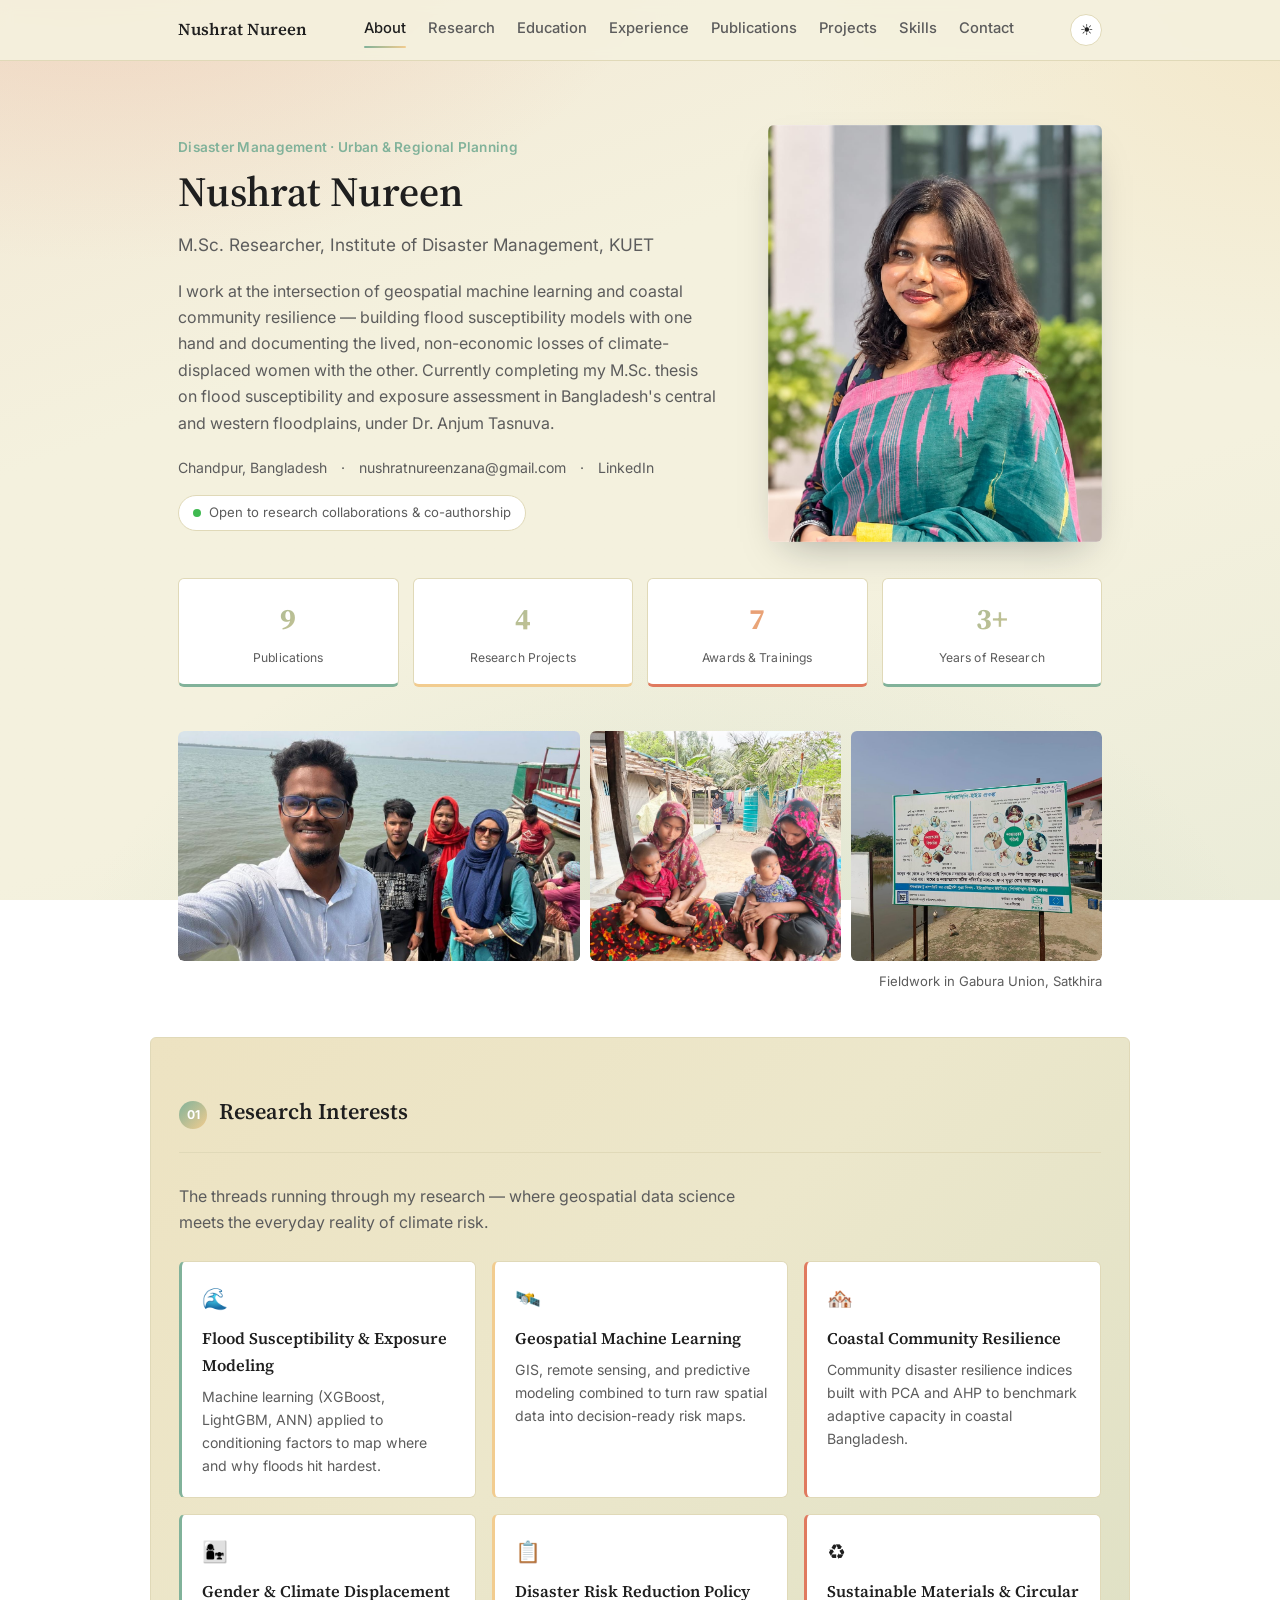
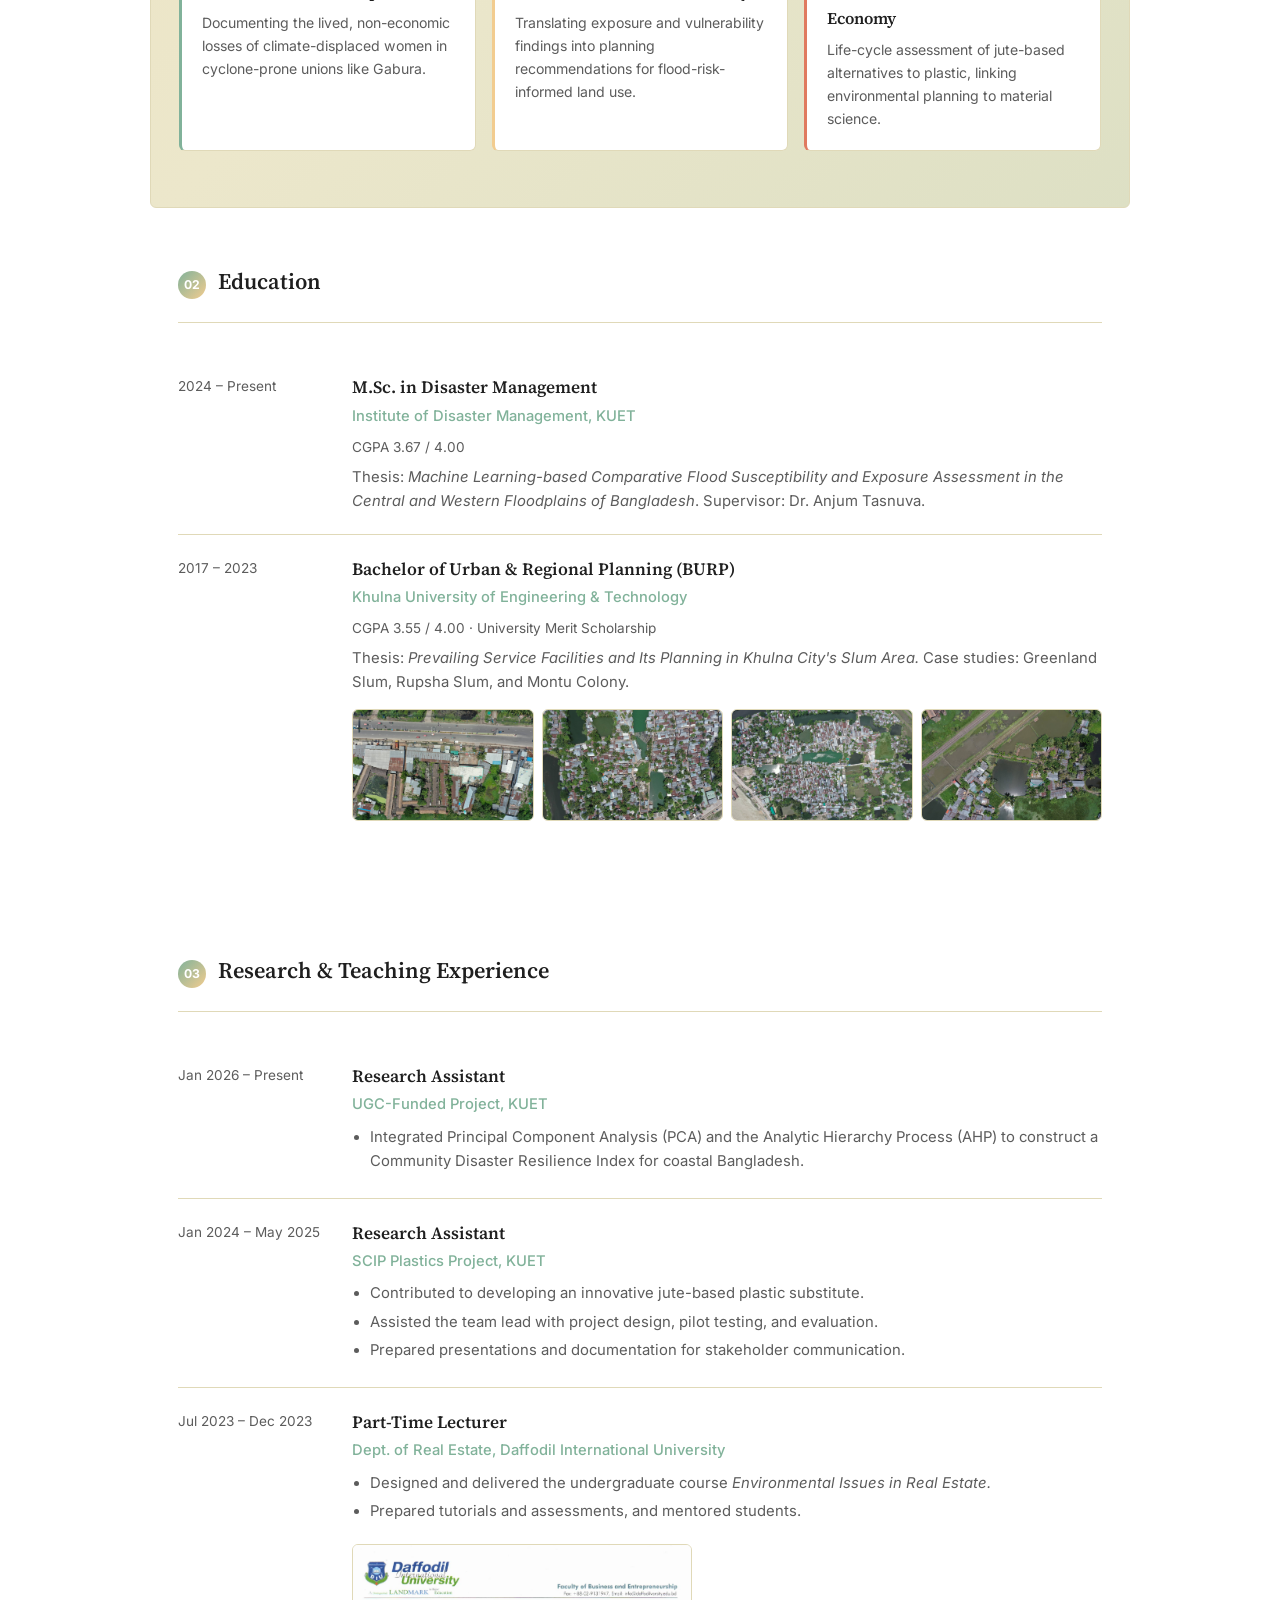
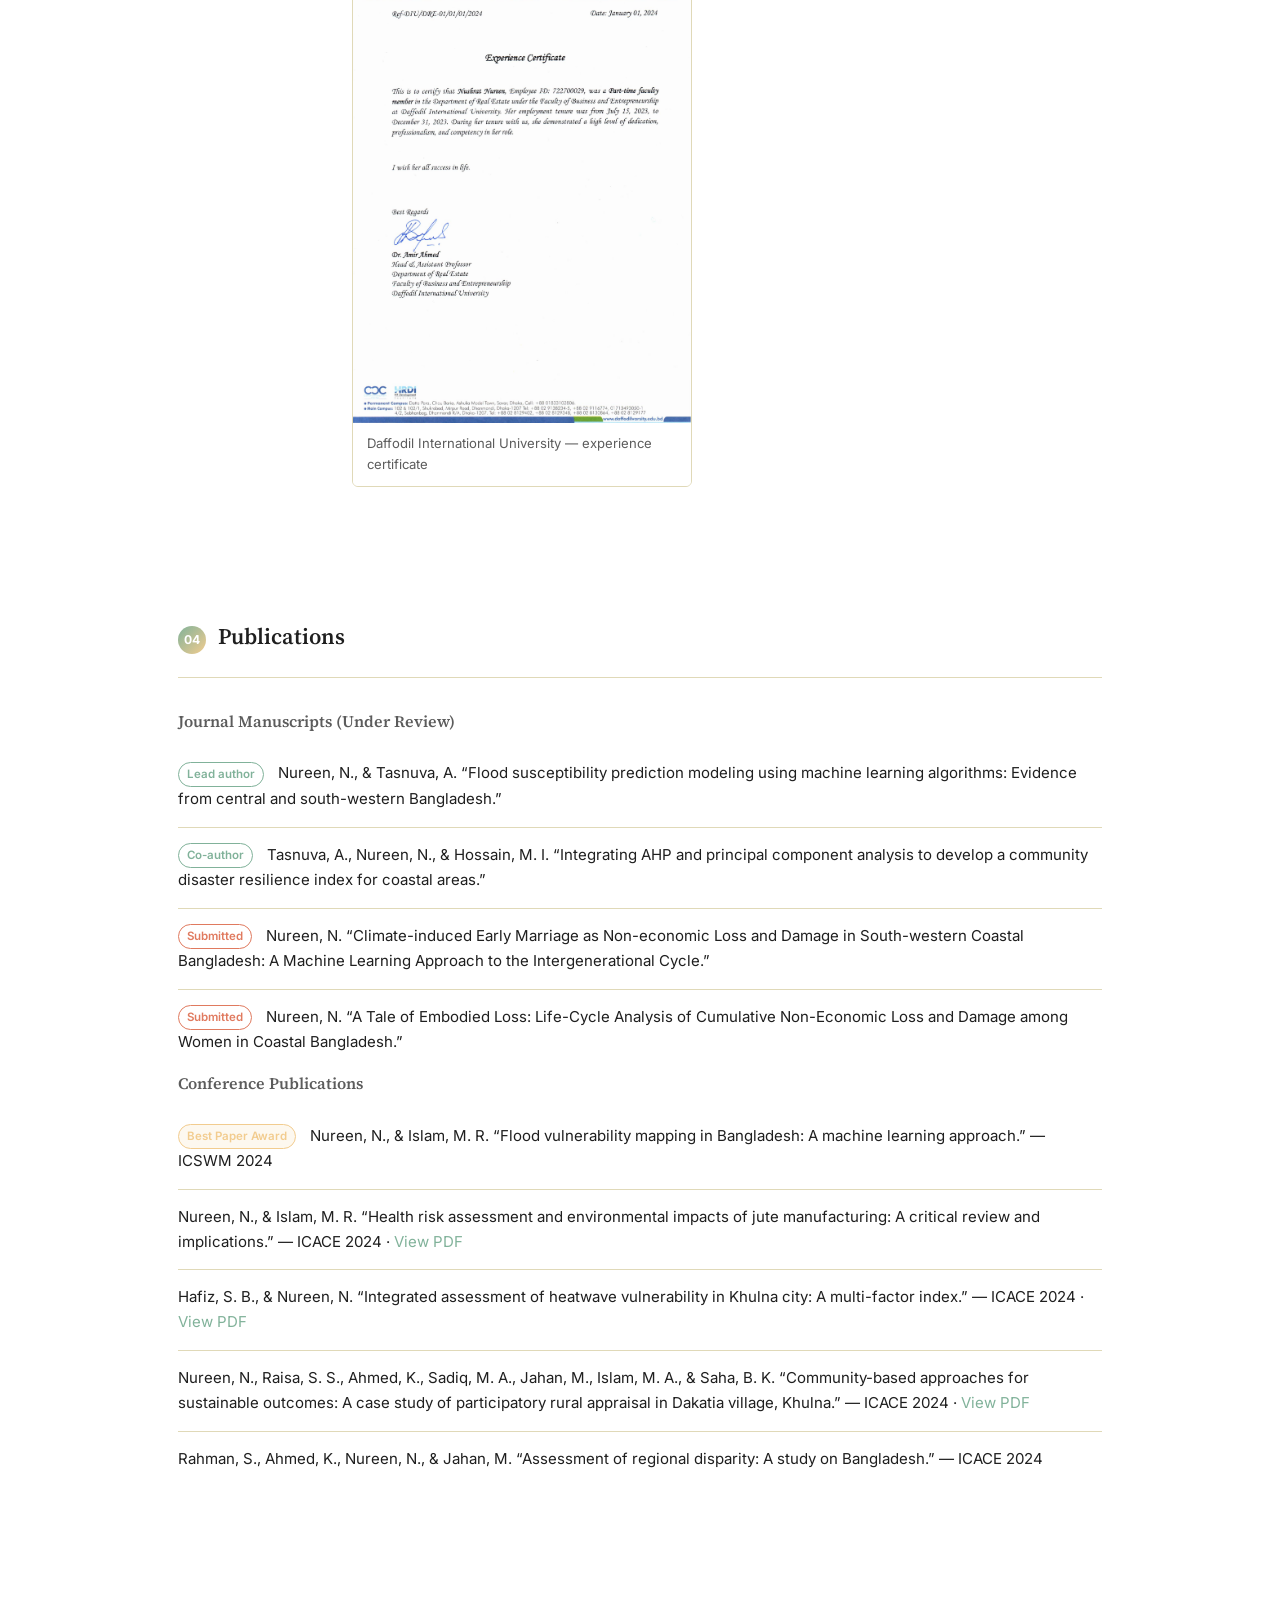
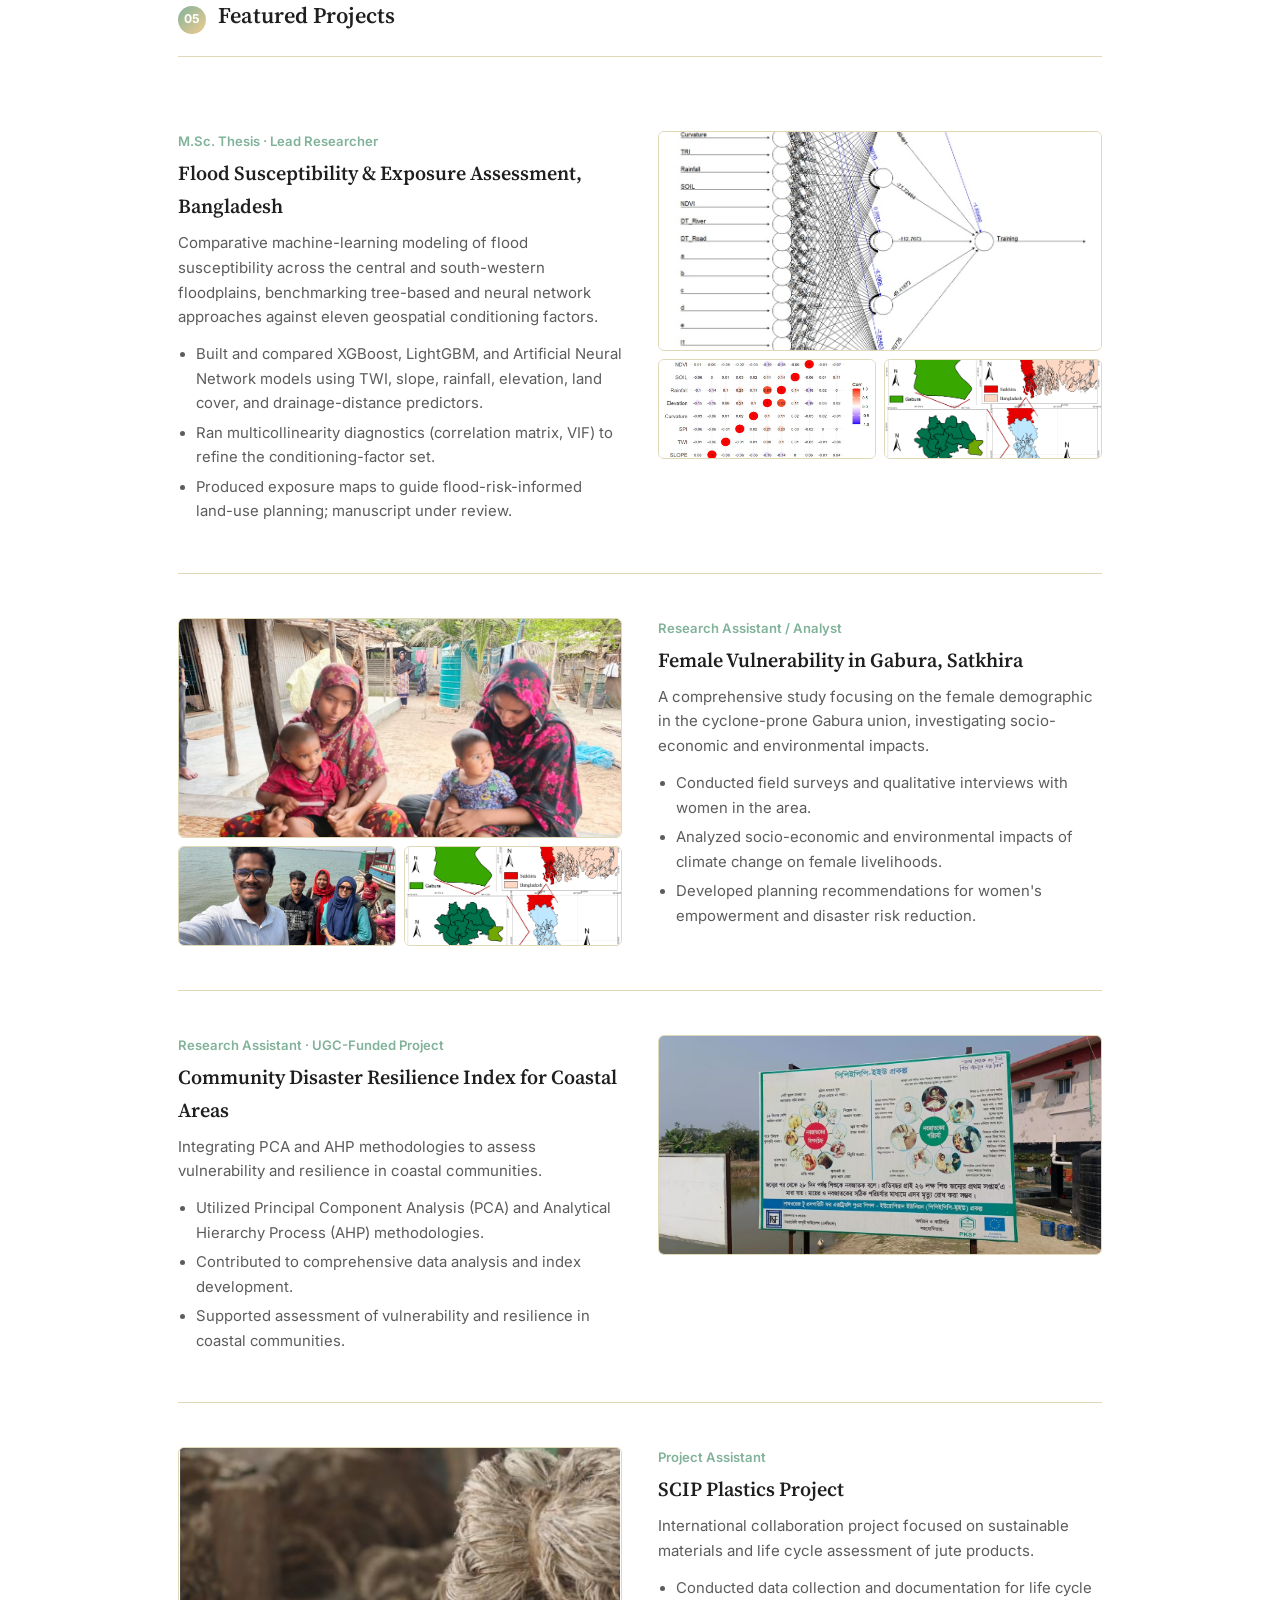
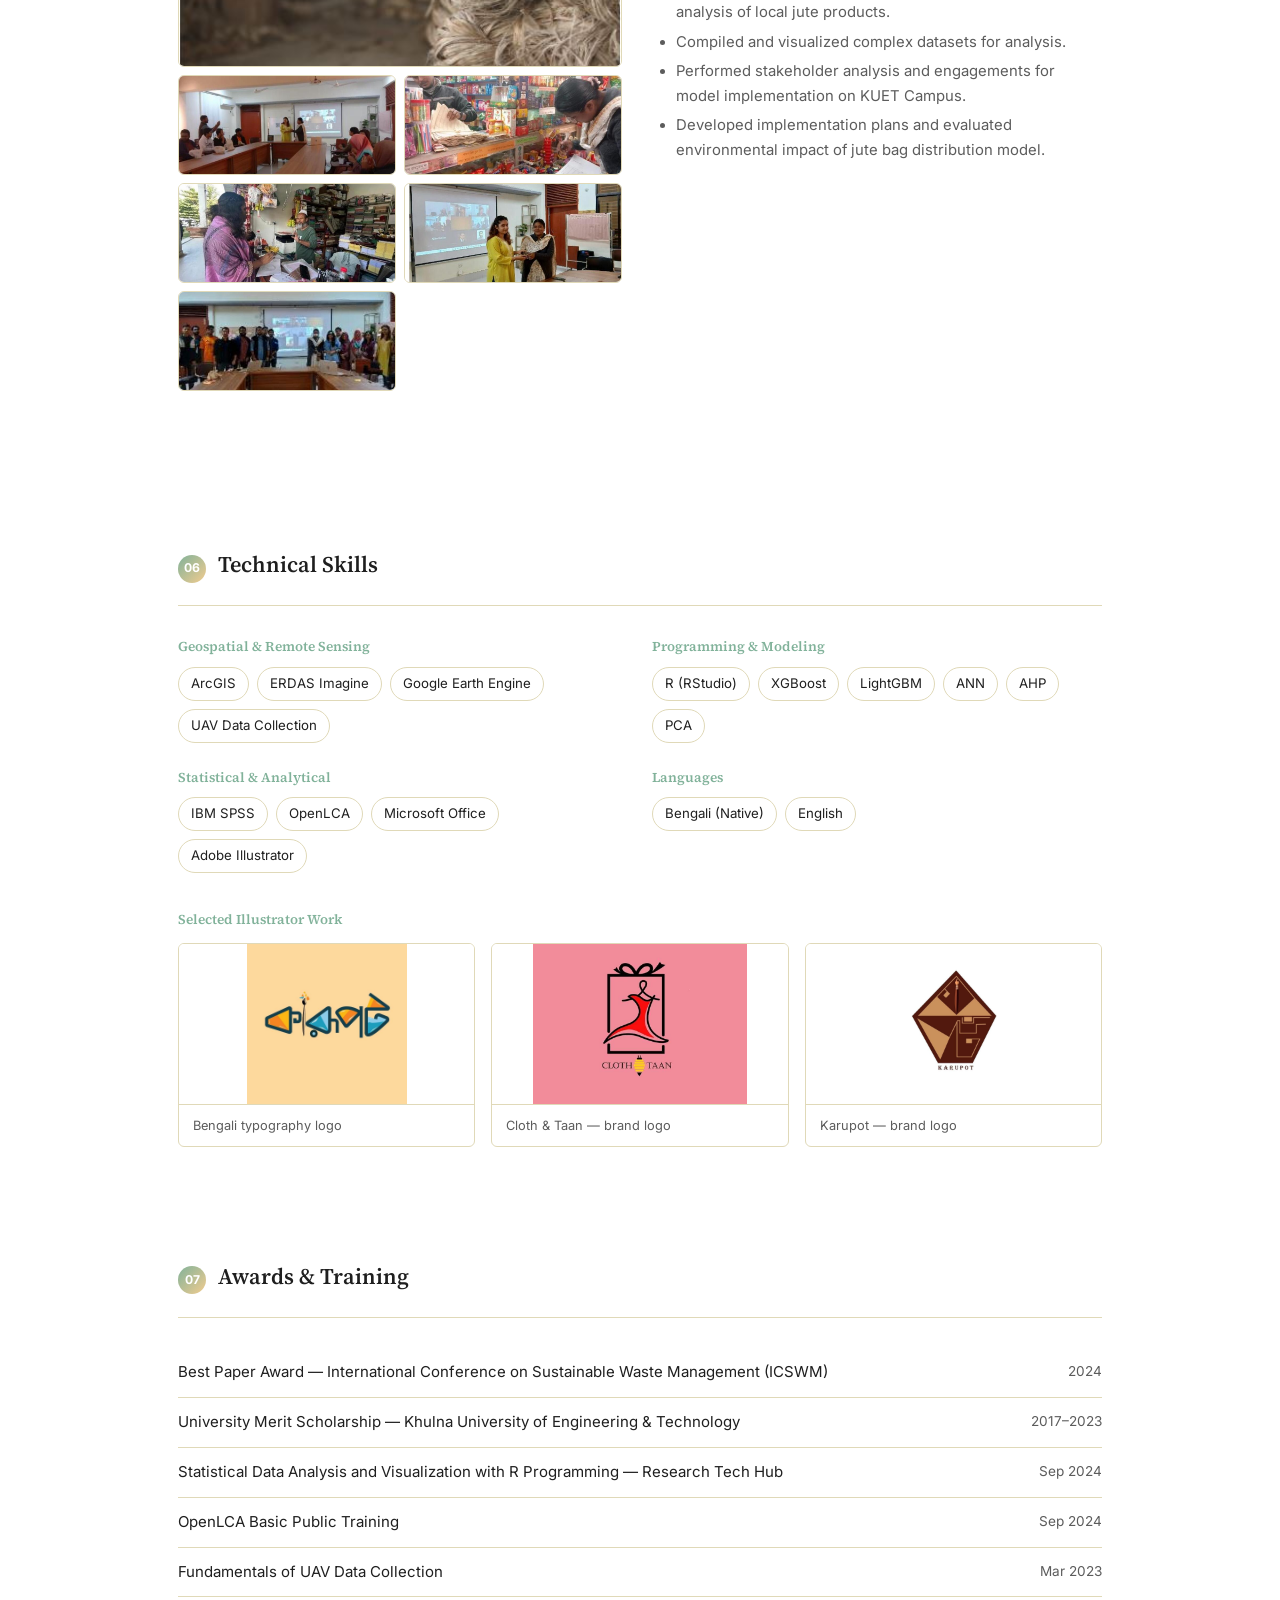
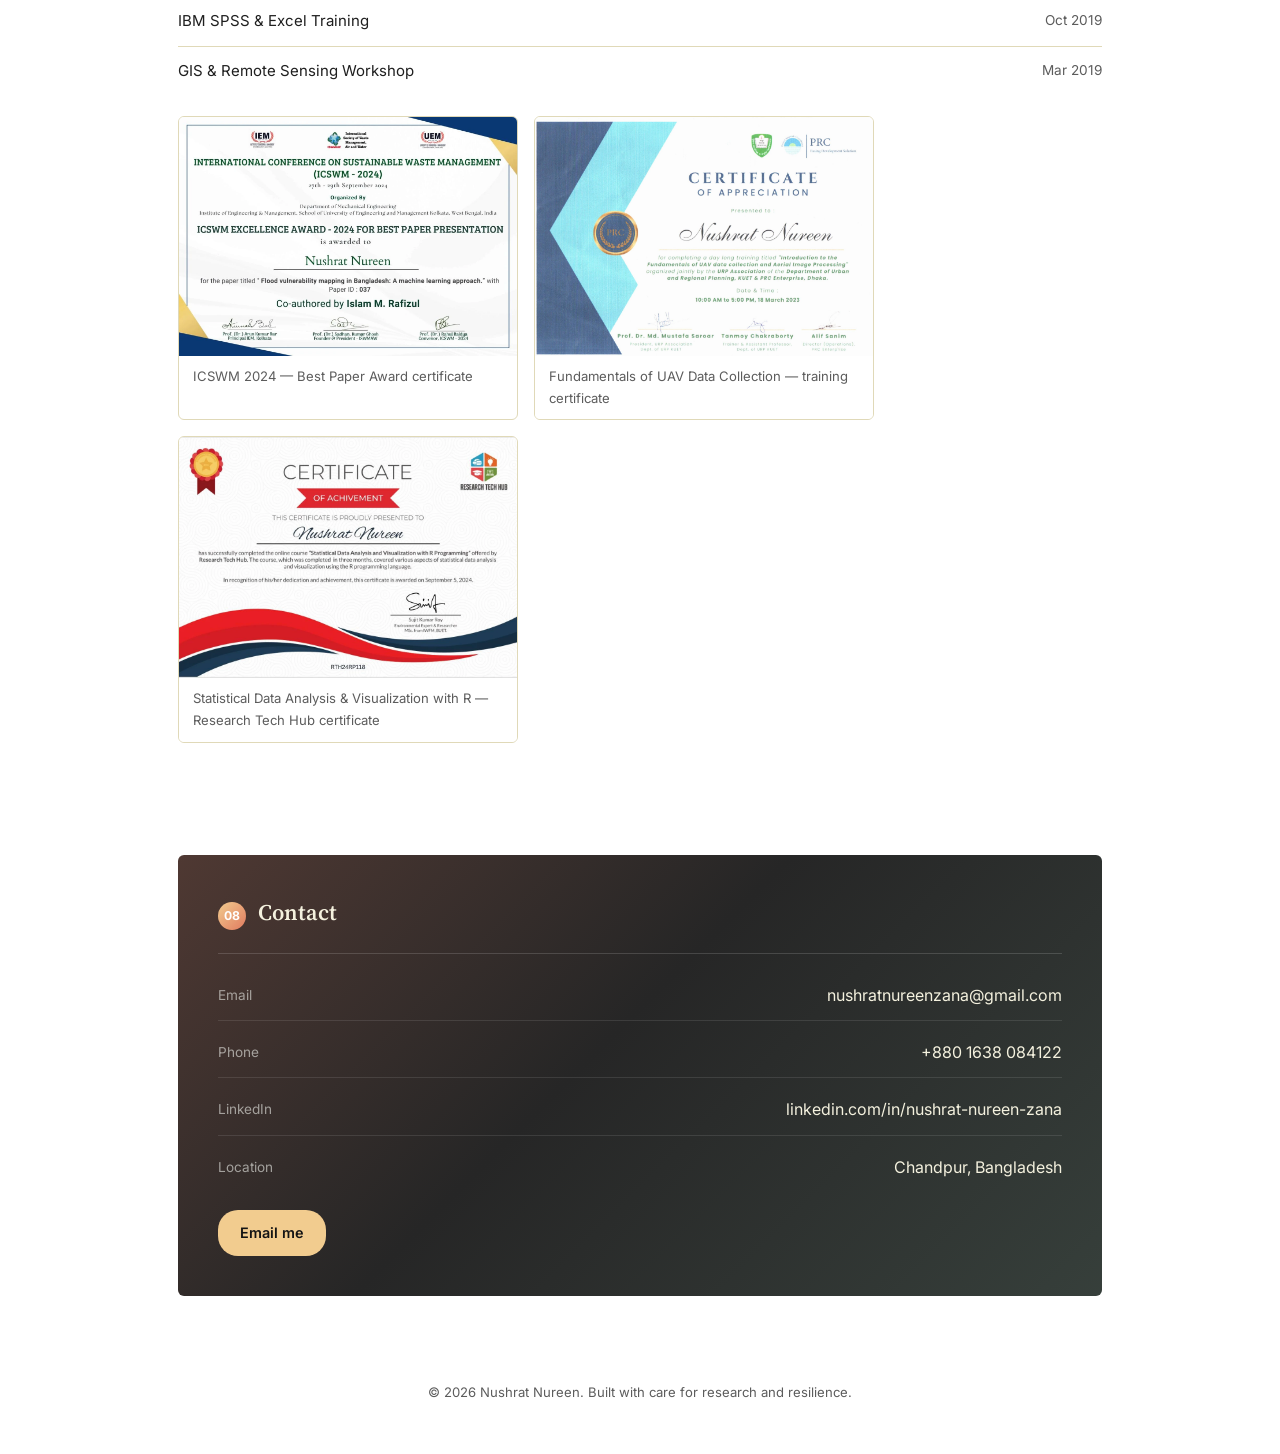
<file: portfolio.html>
<!DOCTYPE html>
<html lang="en">
<head>
<meta charset="UTF-8">
<meta http-equiv="refresh" content="0; url=index.html">
<meta name="viewport" content="width=device-width, initial-scale=1.0">
<title>Redirecting...</title>
<script>
    window.location.replace('index.html');
</script>
</head>
<body>
    <p>Redirecting to portfolio... <a href="index.html">Click here if not redirected</a>.</p>
</body>
</html>
</file>
